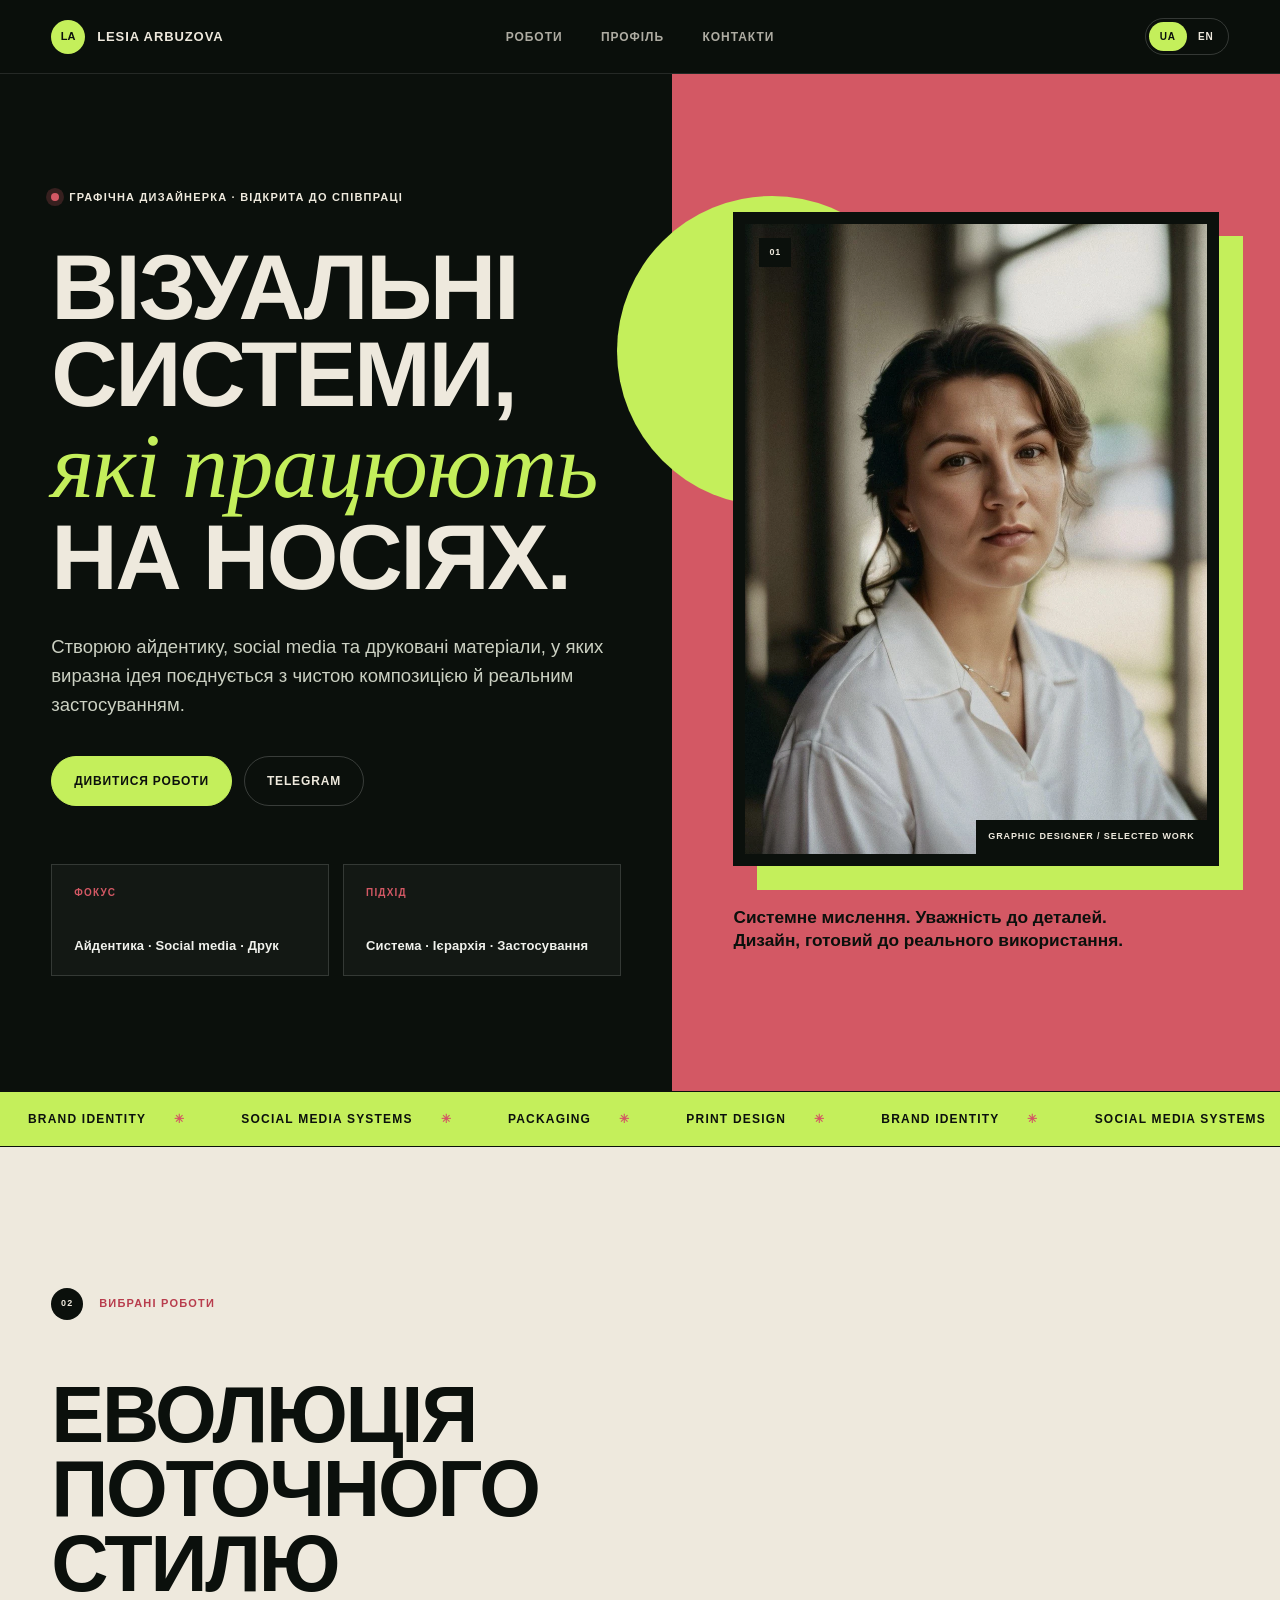
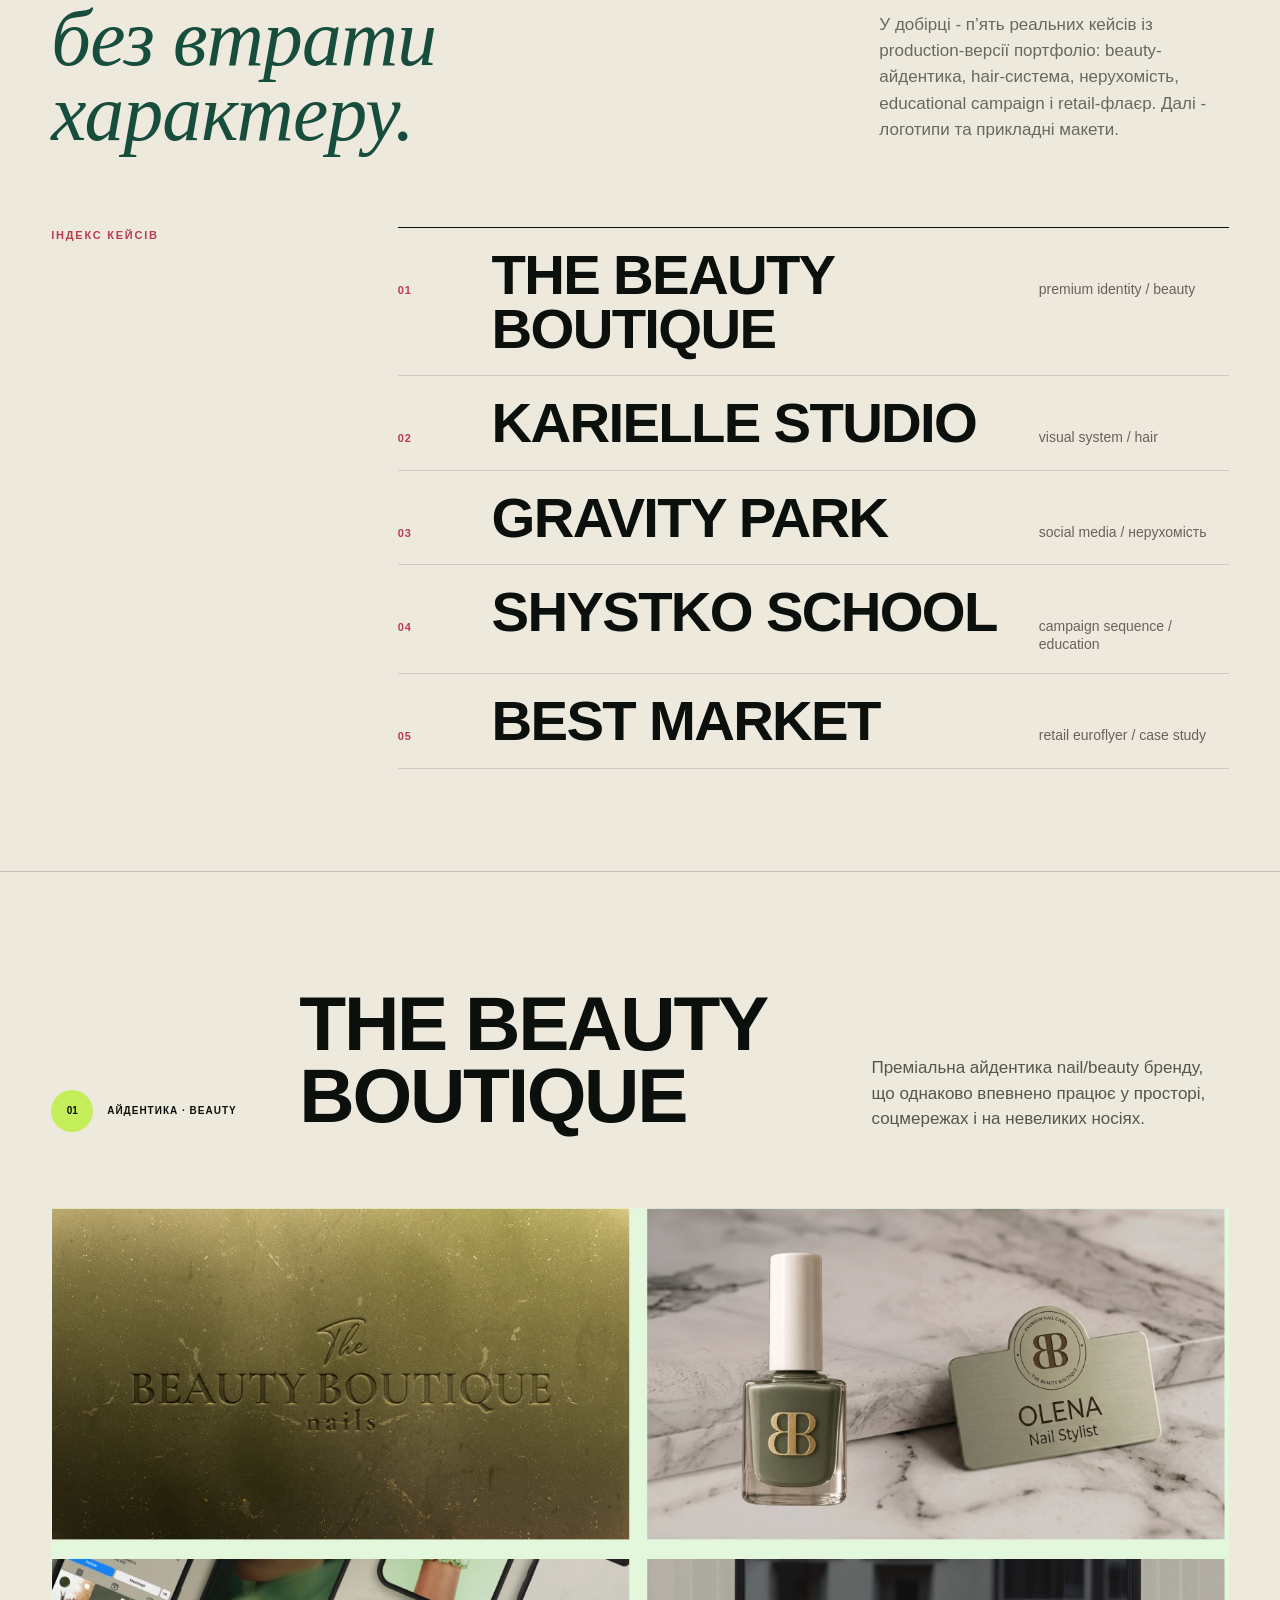
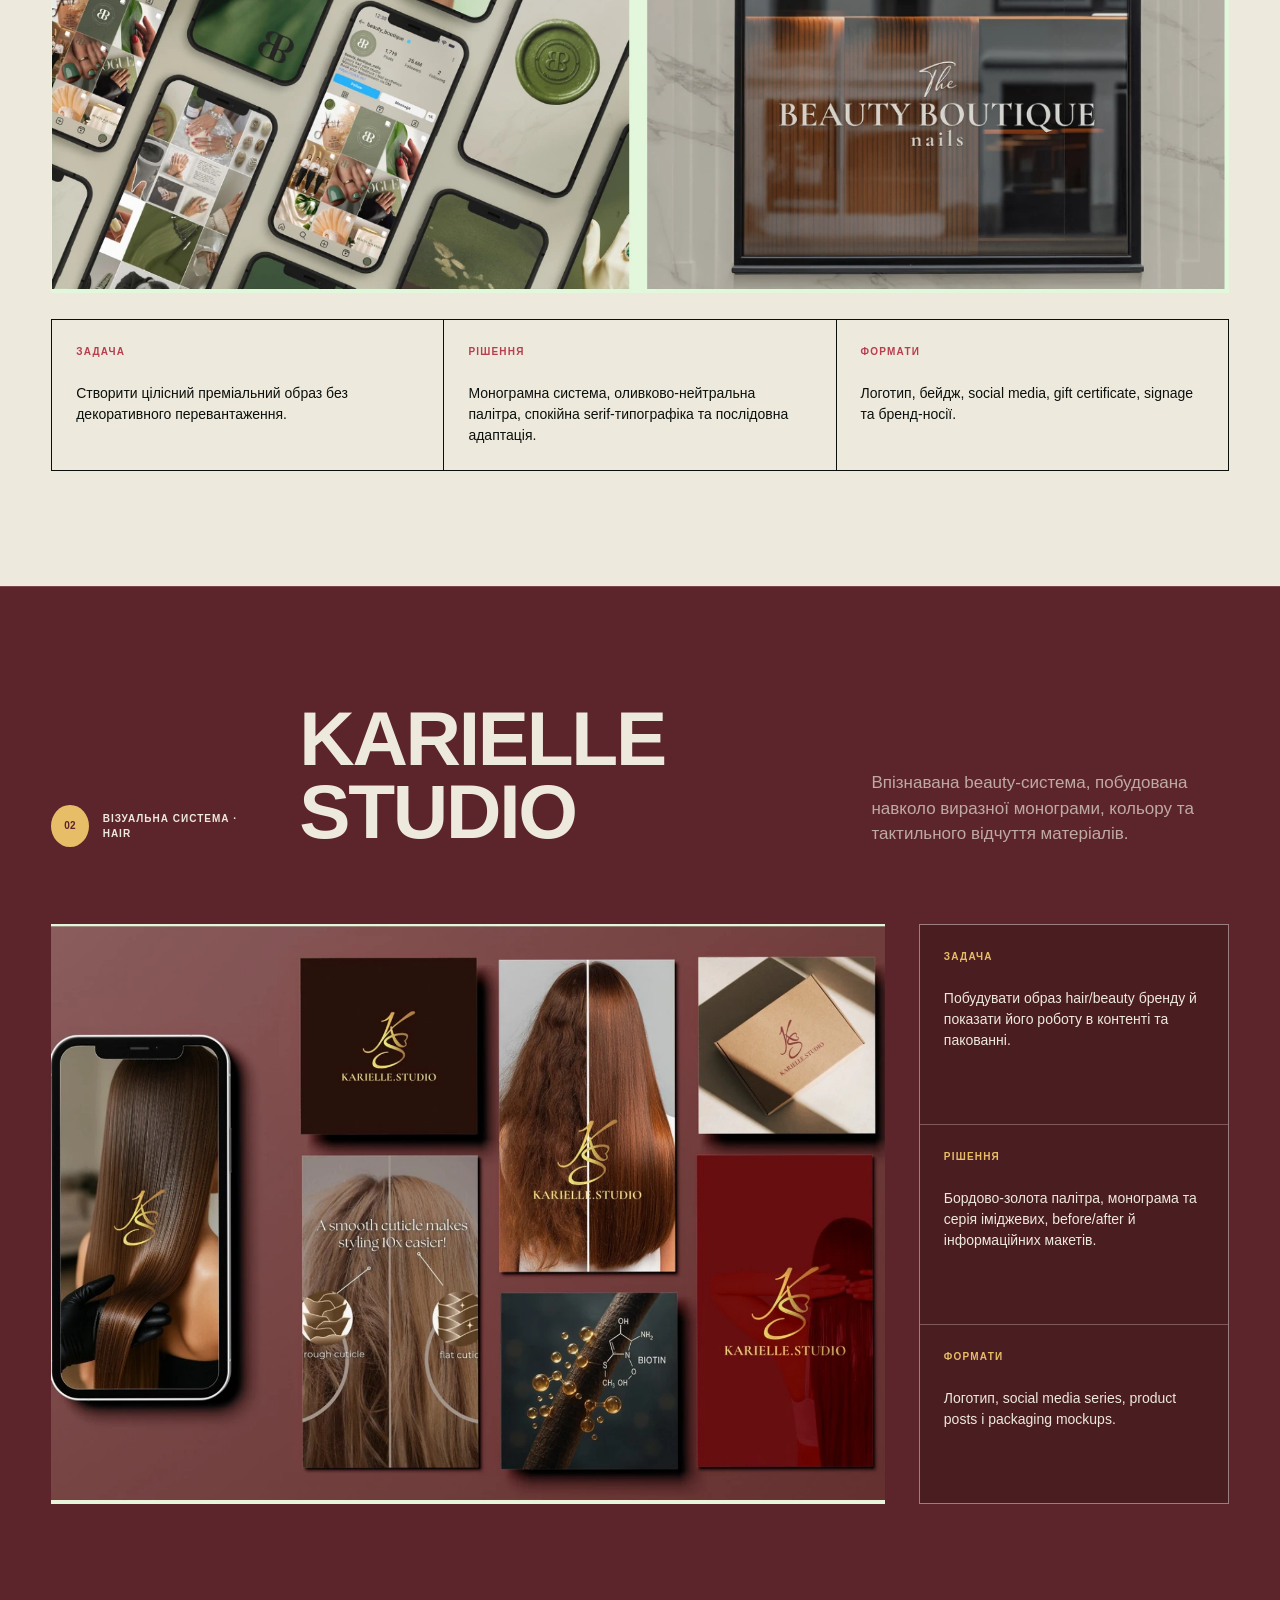
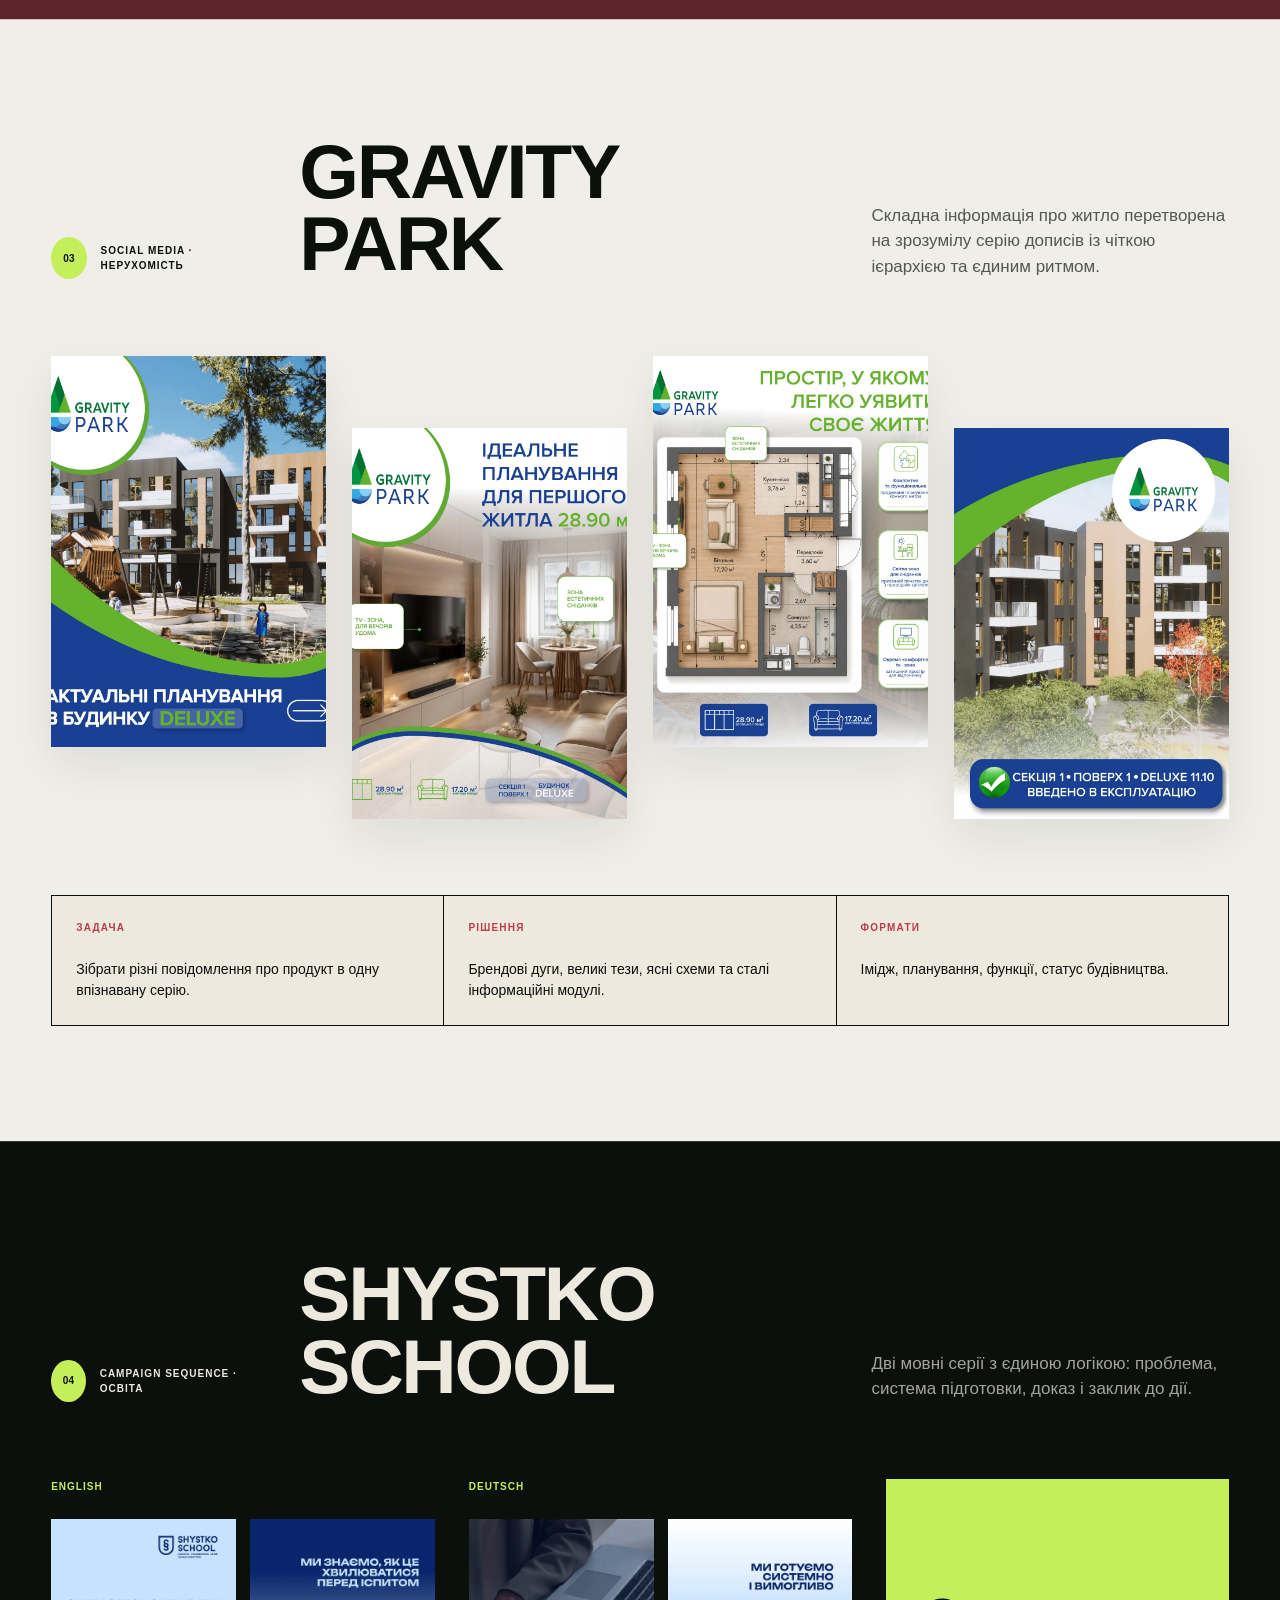
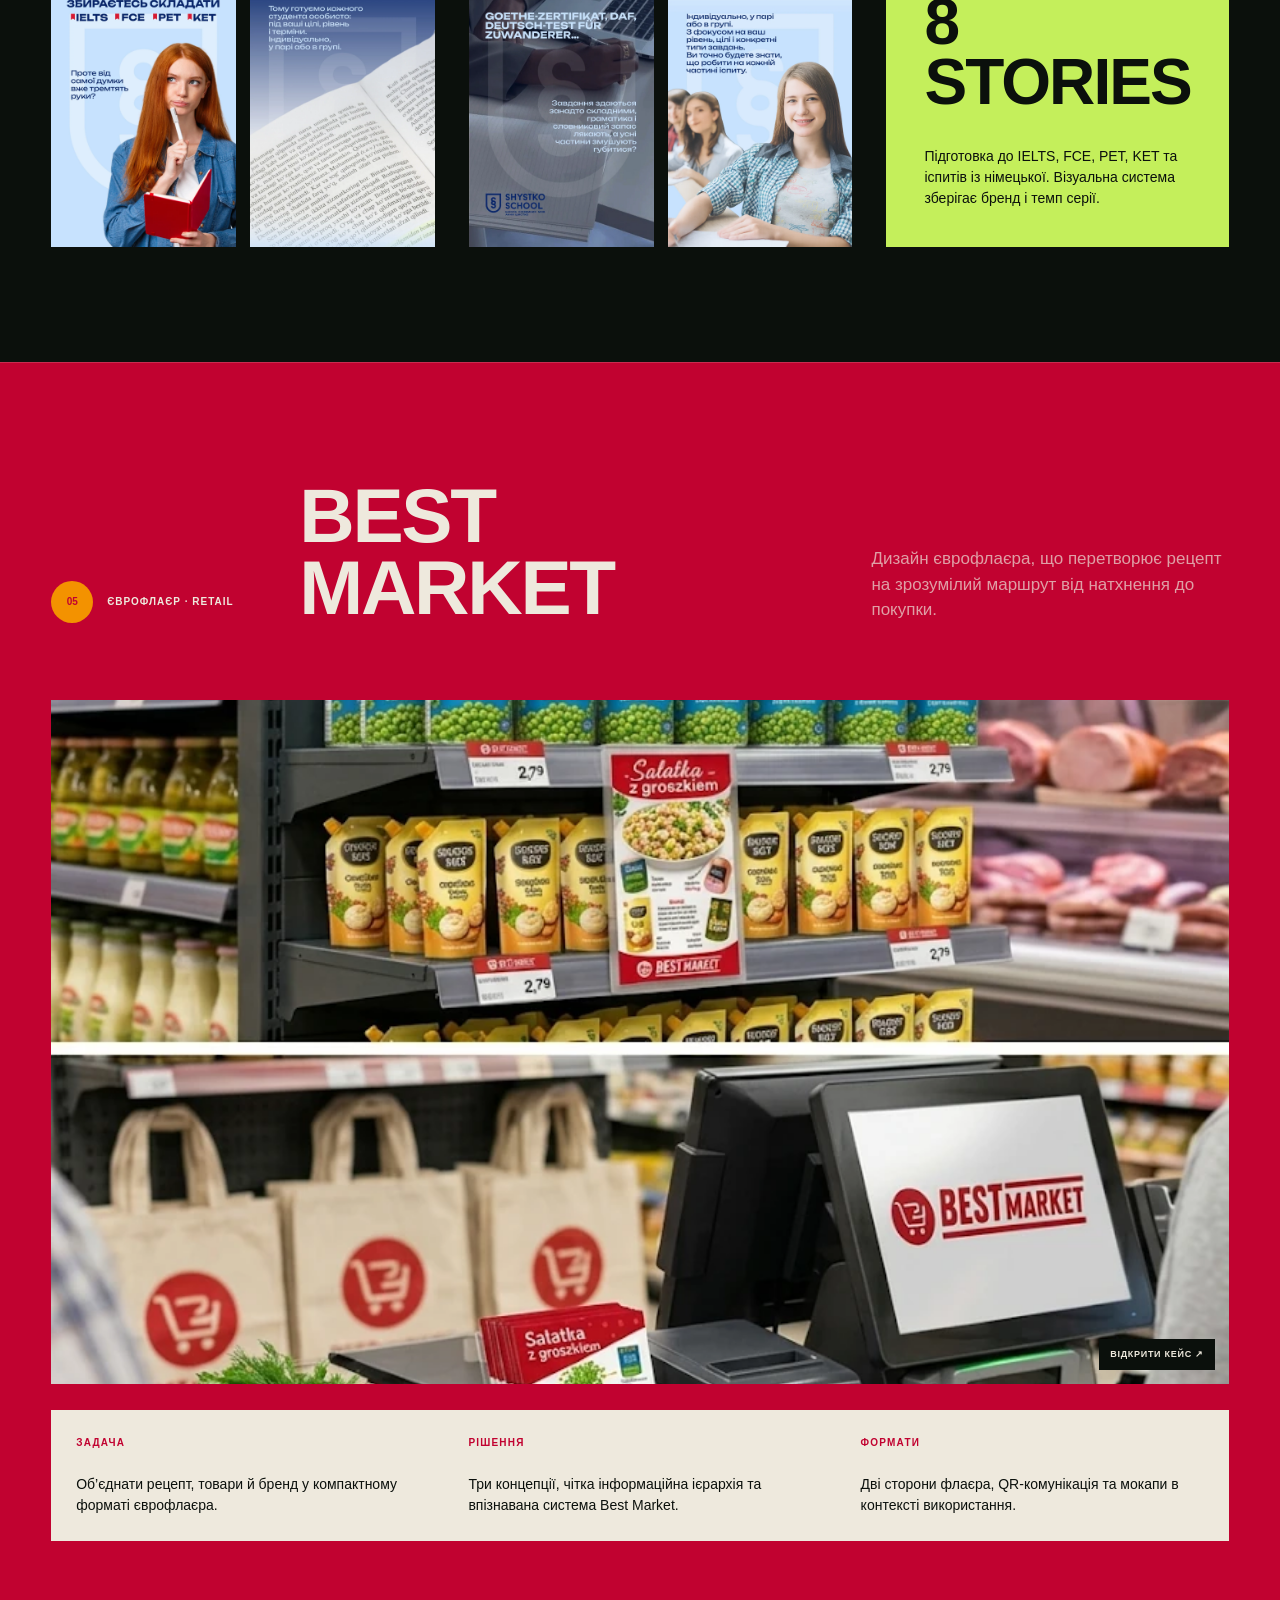
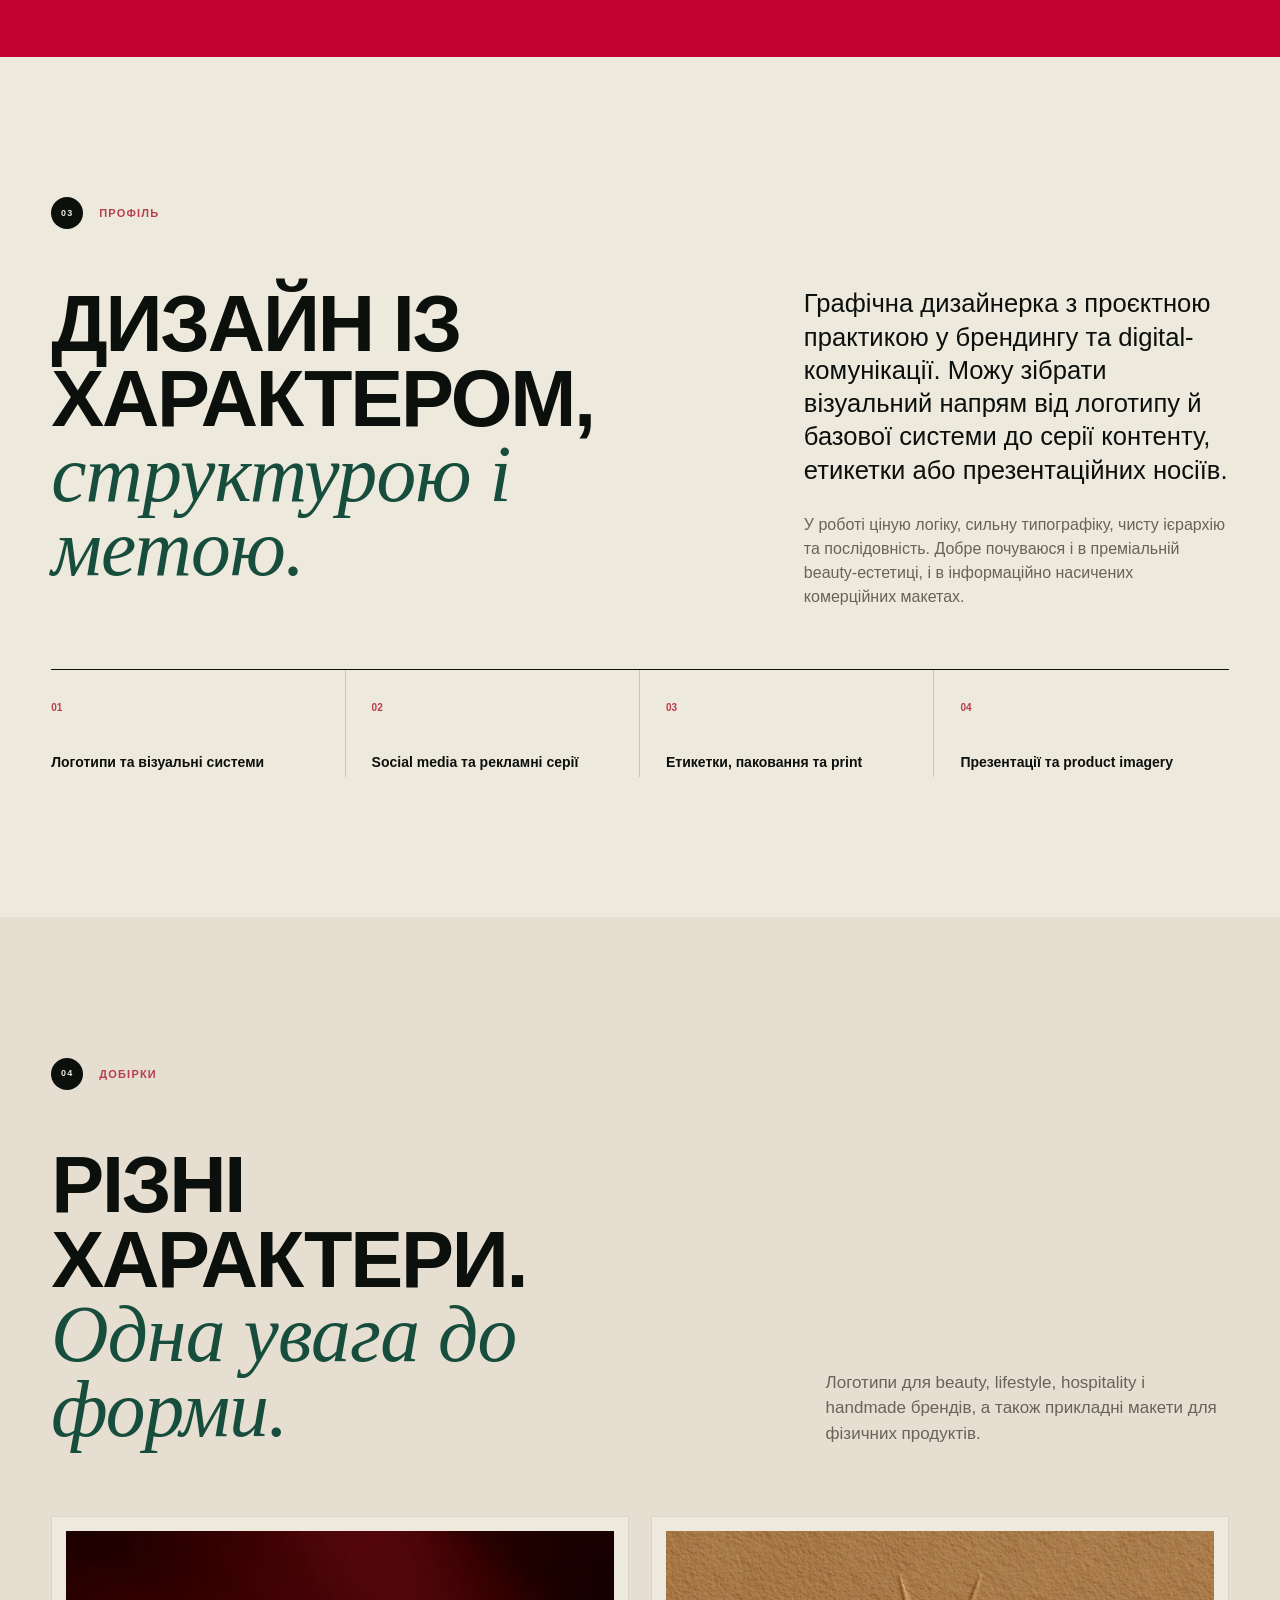
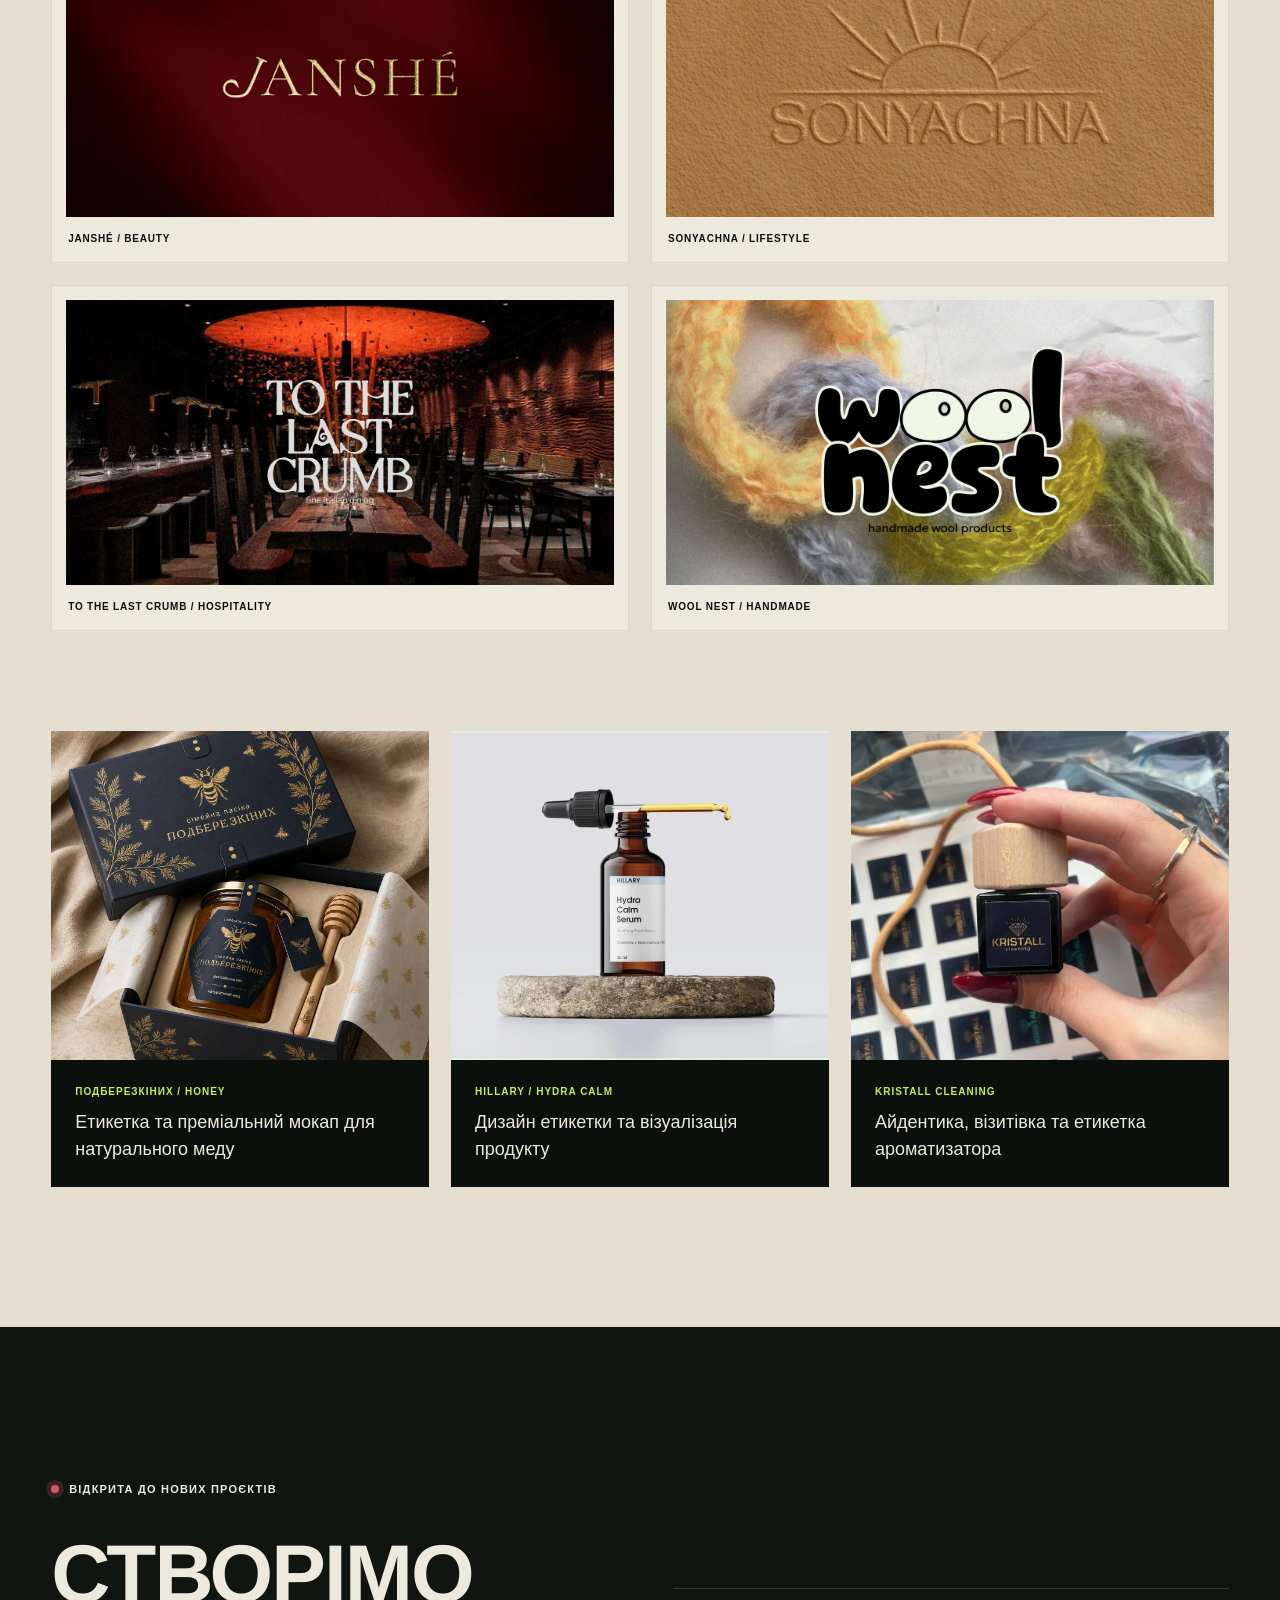
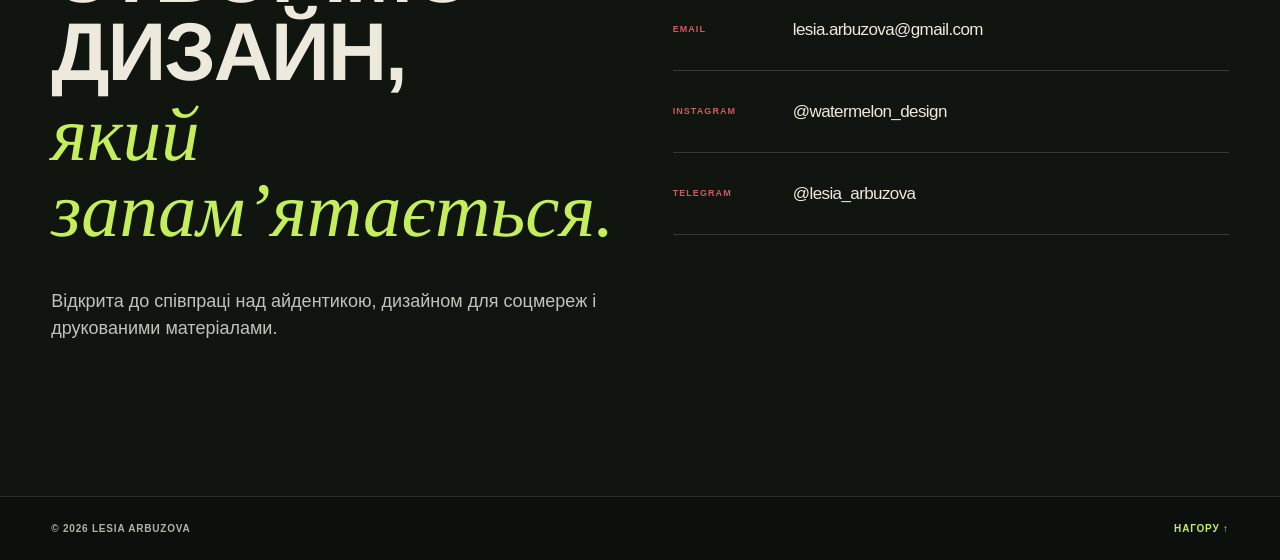
<file: index.html>
<!doctype html>
<html lang="uk" class="no-js">
<head>
  <meta charset="utf-8">
  <meta name="viewport" content="width=device-width, initial-scale=1">
  <meta name="theme-color" content="#0b100c">
  <meta name="description" content="Портфоліо графічної дизайнерки Лесі Арбузової: айдентика, social media, паковання та друкований дизайн.">
  <link rel="icon" href="assets/favicon.svg?v=concept-c-v10" type="image/svg+xml">
  <link rel="canonical" href="https://lesia-arbuzova.github.io/watermelon-design-portfolio/">
  <meta property="og:type" content="website">
  <meta property="og:locale" content="uk_UA">
  <meta property="og:title" content="Lesia Arbuzova - Graphic Designer">
  <meta property="og:description" content="Портфоліо графічної дизайнерки Лесі Арбузової: айдентика, social media, паковання та друкований дизайн.">
  <meta property="og:url" content="https://lesia-arbuzova.github.io/watermelon-design-portfolio/">
  <meta property="og:image" content="https://lesia-arbuzova.github.io/watermelon-design-portfolio/assets/beauty-system.webp">
  <meta property="og:image:width" content="1703">
  <meta property="og:image:height" content="988">
  <meta name="twitter:card" content="summary_large_image">
  <meta name="twitter:title" content="Lesia Arbuzova - Graphic Designer">
  <meta name="twitter:description" content="Портфоліо графічної дизайнерки Лесі Арбузової: айдентика, social media, паковання та друкований дизайн.">
  <meta name="twitter:image" content="https://lesia-arbuzova.github.io/watermelon-design-portfolio/assets/beauty-system.webp">
  <title>Lesia Arbuzova - Graphic Designer</title>
  <script>document.documentElement.classList.replace("no-js", "js");</script>
  <script type="application/ld+json">
    {
      "@context": "https://schema.org",
      "@type": "Person",
      "name": "Lesia Arbuzova",
      "jobTitle": "Graphic Designer",
      "url": "https://lesia-arbuzova.github.io/watermelon-design-portfolio/",
      "email": "mailto:lesia.arbuzova@gmail.com",
      "sameAs": ["https://www.instagram.com/watermelon_design/", "https://t.me/lesia_arbuzova"],
      "knowsAbout": ["Brand identity", "Social media design", "Packaging design", "Print design"]
    }
  </script>
  <link rel="stylesheet" href="styles.css?v=concept-c-v10">
  <noscript><style>.reveal{opacity:1!important;transform:none!important}</style></noscript>
  <script src="script.js?v=concept-c-v10" defer></script>
</head>
<body>
  <a class="skip-link" href="#content" data-i18n="access.skip">Перейти до змісту</a>

  <header class="site-header" aria-label="Primary navigation">
    <a class="brand" href="#top" aria-label="Lesia Arbuzova, home">
      <span class="brand-mark">LA</span>
      <span class="brand-name">Lesia Arbuzova</span>
    </a>
    <nav class="nav-links" aria-label="Portfolio sections">
      <a href="#work" data-i18n="nav.work">Роботи</a>
      <a href="#profile" data-i18n="nav.profile">Профіль</a>
      <a href="#contact" data-i18n="nav.contact">Контакти</a>
    </nav>
    <div class="header-actions">
      <div class="language-switcher" role="group" aria-label="Language">
        <button type="button" data-language="uk" aria-pressed="true">UA</button>
        <button type="button" data-language="en" aria-pressed="false">EN</button>
      </div>
    </div>
  </header>

  <main id="content">
    <section class="hero" id="top">
      <div class="hero-copy reveal">
        <p class="eyebrow"><span class="status-dot"></span><span data-i18n="hero.eyebrow">Графічна дизайнерка · відкрита до співпраці</span></p>
        <h1 data-i18n-html="hero.title">Візуальні<br>системи,<br><em>які працюють</em> на носіях.</h1>
        <p class="hero-lead" data-i18n="hero.lead">Створюю айдентику, social media та друковані матеріали, у яких виразна ідея поєднується з чистою композицією й реальним застосуванням.</p>
        <div class="hero-actions">
          <a class="button button-primary" href="#work" data-i18n="hero.ctaWork">Дивитися роботи</a>
          <a class="button button-quiet" href="https://t.me/lesia_arbuzova" target="_blank" rel="noreferrer" data-i18n="hero.ctaContact">Telegram</a>
        </div>
        <dl class="hero-facts">
          <div><dt data-i18n="hero.focusLabel">Фокус</dt><dd data-i18n="hero.focusValue">Айдентика · Social media · Друк</dd></div>
          <div><dt data-i18n="hero.toolsLabel">Підхід</dt><dd data-i18n="hero.toolsValue">Система · Ієрархія · Застосування</dd></div>
        </dl>
      </div>
      <div class="hero-visual reveal">
        <div class="portrait-frame">
          <img src="assets/portrait.webp" alt="Портрет Лесі Арбузової" data-alt-key="alt.portrait">
          <span class="portrait-index">01</span>
          <span class="portrait-caption" data-i18n="hero.caption">Graphic designer / selected work</span>
        </div>
        <p class="hero-note" data-i18n="hero.note">Системне мислення. Уважність до деталей. Дизайн, готовий до реального використання.</p>
      </div>
    </section>

    <div class="ticker" aria-hidden="true">
      <div class="ticker-track">
        <span>Brand identity</span><span>Social media systems</span><span>Packaging</span><span>Print design</span>
        <span>Brand identity</span><span>Social media systems</span><span>Packaging</span><span>Print design</span>
      </div>
    </div>

    <section class="work-intro section" id="work">
      <div class="section-kicker reveal"><span>02</span><span data-i18n="work.kicker">Вибрані роботи</span></div>
      <div class="work-heading reveal">
        <h2 class="section-title" data-i18n-html="work.title">Еволюція поточного стилю<br><em>без втрати характеру.</em></h2>
        <p data-i18n="work.intro">У добірці - п’ять реальних кейсів із production-версії портфоліо: beauty-айдентика, hair-система, нерухомість, educational campaign і retail-флаєр. Далі - логотипи та прикладні макети.</p>
      </div>
    </section>

    <section class="project-index" aria-label="Project index">
      <div class="project-index-label reveal" data-i18n="projectIndex.kicker">Індекс кейсів</div>
      <div class="project-index-list reveal">
        <a href="#beauty"><span>01</span><strong>The Beauty Boutique</strong><em data-i18n="projectIndex.beauty">premium identity / beauty</em></a>
        <a href="#karielle"><span>02</span><strong>Karielle Studio</strong><em data-i18n="projectIndex.karielle">visual system / hair</em></a>
        <a href="#gravity"><span>03</span><strong>Gravity Park</strong><em data-i18n="projectIndex.gravity">social media / нерухомість</em></a>
        <a href="#school"><span>04</span><strong>Shystko School</strong><em data-i18n="projectIndex.school">campaign sequence / education</em></a>
        <a href="#bestmarket"><span>05</span><strong>Best Market</strong><em data-i18n="projectIndex.bestmarket">retail euroflyer / case study</em></a>
      </div>
    </section>

    <article class="case case-beauty" id="beauty">
      <header class="case-header reveal">
        <div><span class="case-number">01</span><p class="case-type" data-i18n="beauty.type">Айдентика · Beauty</p></div>
        <h2>The Beauty Boutique</h2>
        <p class="case-summary" data-i18n="beauty.summary">Преміальна айдентика nail/beauty бренду, що однаково впевнено працює у просторі, соцмережах і на невеликих носіях.</p>
      </header>
      <button class="case-media media-wide reveal" type="button" data-lightbox>
        <img src="assets/beauty-system.webp" alt="Система айдентики The Beauty Boutique" data-alt-key="alt.beauty" loading="lazy">
        <span class="view-label" data-i18n="access.view">Переглянути</span>
      </button>
      <div class="case-notes reveal">
        <div><h3 data-i18n="labels.task">Задача</h3><p data-i18n="beauty.task">Створити цілісний преміальний образ без декоративного перевантаження.</p></div>
        <div><h3 data-i18n="labels.solution">Рішення</h3><p data-i18n="beauty.solution">Монограмна система, оливково-нейтральна палітра, спокійна serif-типографіка та послідовна адаптація.</p></div>
        <div><h3 data-i18n="labels.formats">Формати</h3><p data-i18n="beauty.formats">Логотип, бейдж, social media, gift certificate, signage та бренд-носії.</p></div>
      </div>
    </article>

    <article class="case case-karielle" id="karielle">
      <header class="case-header reveal">
        <div><span class="case-number">02</span><p class="case-type" data-i18n="karielle.type">Візуальна система · Hair</p></div>
        <h2>Karielle Studio</h2>
        <p class="case-summary" data-i18n="karielle.summary">Впізнавана beauty-система, побудована навколо виразної монограми, кольору та тактильного відчуття матеріалів.</p>
      </header>
      <div class="karielle-layout">
        <button class="case-media reveal" type="button" data-lightbox>
          <img src="assets/karielle-system.webp" alt="Візуальна система Karielle Studio" data-alt-key="alt.karielle" loading="lazy">
          <span class="view-label" data-i18n="access.view">Переглянути</span>
        </button>
        <div class="case-notes vertical reveal">
          <div><h3 data-i18n="labels.task">Задача</h3><p data-i18n="karielle.task">Побудувати образ hair/beauty бренду й показати його роботу в контенті та пакованні.</p></div>
          <div><h3 data-i18n="labels.solution">Рішення</h3><p data-i18n="karielle.solution">Бордово-золота палітра, монограма та серія іміджевих, before/after й інформаційних макетів.</p></div>
          <div><h3 data-i18n="labels.formats">Формати</h3><p data-i18n="karielle.formats">Логотип, social media series, product posts і packaging mockups.</p></div>
        </div>
      </div>
    </article>

    <article class="case case-gravity" id="gravity">
      <header class="case-header reveal">
        <div><span class="case-number">03</span><p class="case-type" data-i18n="gravity.type">Social media · Real estate</p></div>
        <h2>Gravity Park</h2>
        <p class="case-summary" data-i18n="gravity.summary">Складна інформація про житло перетворена на зрозумілу серію дописів із чіткою ієрархією та єдиним ритмом.</p>
      </header>
      <div class="gravity-gallery reveal">
        <button class="case-media tall" type="button" data-lightbox><img src="assets/gravity-01.webp" alt="Пост Gravity Park про планування будинку" data-alt-key="alt.gravity1" loading="lazy"><span class="view-label" data-i18n="access.view">Переглянути</span></button>
        <button class="case-media tall offset" type="button" data-lightbox><img src="assets/gravity-02.webp" alt="Пост Gravity Park про планування квартири" data-alt-key="alt.gravity2" loading="lazy"><span class="view-label" data-i18n="access.view">Переглянути</span></button>
        <button class="case-media tall" type="button" data-lightbox><img src="assets/gravity-03.webp" alt="Пост Gravity Park з планом квартири" data-alt-key="alt.gravity3" loading="lazy"><span class="view-label" data-i18n="access.view">Переглянути</span></button>
        <button class="case-media tall offset" type="button" data-lightbox><img src="assets/gravity-04.webp" alt="Іміджевий пост Gravity Park" data-alt-key="alt.gravity4" loading="lazy"><span class="view-label" data-i18n="access.view">Переглянути</span></button>
      </div>
      <div class="case-notes reveal">
        <div><h3 data-i18n="labels.task">Задача</h3><p data-i18n="gravity.task">Зібрати різні повідомлення про продукт в одну впізнавану серію.</p></div>
        <div><h3 data-i18n="labels.solution">Рішення</h3><p data-i18n="gravity.solution">Брендові дуги, великі тези, ясні схеми та сталі інформаційні модулі.</p></div>
        <div><h3 data-i18n="labels.formats">Формати</h3><p data-i18n="gravity.formats">Імідж, планування, функції, статус будівництва.</p></div>
      </div>
    </article>

    <article class="case case-school" id="school">
      <header class="case-header reveal">
        <div><span class="case-number">04</span><p class="case-type" data-i18n="school.type">Campaign sequence · Education</p></div>
        <h2>Shystko School</h2>
        <p class="case-summary" data-i18n="school.summary">Дві мовні серії з єдиною логікою: проблема, система підготовки, доказ і заклик до дії.</p>
      </header>
      <div class="school-gallery reveal">
        <div class="story-group"><span>English</span><button class="case-media phone" type="button" data-lightbox><img src="assets/school-en-01.webp" alt="Англомовна сторіс Shystko School" data-alt-key="alt.schoolEn1" loading="lazy"><span class="view-label" data-i18n="access.view">Переглянути</span></button><button class="case-media phone" type="button" data-lightbox><img src="assets/school-en-02.webp" alt="Англомовна сторіс Shystko School" data-alt-key="alt.schoolEn2" loading="lazy"><span class="view-label" data-i18n="access.view">Переглянути</span></button></div>
        <div class="story-group"><span>Deutsch</span><button class="case-media phone" type="button" data-lightbox><img src="assets/school-de-01.webp" alt="Німецькомовна сторіс Shystko School" data-alt-key="alt.schoolDe1" loading="lazy"><span class="view-label" data-i18n="access.view">Переглянути</span></button><button class="case-media phone" type="button" data-lightbox><img src="assets/school-de-02.webp" alt="Німецькомовна сторіс Shystko School" data-alt-key="alt.schoolDe2" loading="lazy"><span class="view-label" data-i18n="access.view">Переглянути</span></button></div>
        <aside class="school-note"><strong>8 stories</strong><p data-i18n="school.note">Підготовка до IELTS, FCE, PET, KET та іспитів із німецької. Візуальна система зберігає бренд і темп серії.</p></aside>
      </div>
    </article>

    <article class="case case-bestmarket" id="bestmarket">
      <header class="case-header reveal">
        <div><span class="case-number">05</span><p class="case-type" data-i18n="bestmarket.type">Єврофлаєр · Retail</p></div>
        <h2>Best Market</h2>
        <p class="case-summary" data-i18n="bestmarket.summary">Дизайн єврофлаєра, що перетворює рецепт на зрозумілий маршрут від натхнення до покупки.</p>
      </header>
      <a class="case-media media-wide bestmarket-link reveal" href="projects/bestmarket/" aria-label="Відкрити повний кейс Best Market" data-i18n-aria-label="bestmarket.aria">
        <img src="projects/bestmarket/assets/mockup-retail.webp" alt="Флаєр Best Market у торговому просторі" data-alt-key="alt.bestmarket" loading="lazy">
        <span class="view-label" data-i18n="bestmarket.cta">Відкрити кейс ↗</span>
      </a>
      <div class="case-notes reveal">
        <div><h3 data-i18n="labels.task">Задача</h3><p data-i18n="bestmarket.task">Об’єднати рецепт, товари й бренд у компактному форматі єврофлаєра.</p></div>
        <div><h3 data-i18n="labels.solution">Рішення</h3><p data-i18n="bestmarket.solution">Три концепції, чітка інформаційна ієрархія та впізнавана система Best Market.</p></div>
        <div><h3 data-i18n="labels.formats">Формати</h3><p data-i18n="bestmarket.formats">Дві сторони флаєра, QR-комунікація та мокапи в контексті використання.</p></div>
      </div>
    </article>

    <section class="profile section" id="profile">
      <div class="section-kicker reveal"><span>03</span><span data-i18n="profile.kicker">Профіль</span></div>
      <div class="profile-grid">
        <h2 class="section-title reveal" data-i18n-html="profile.title">Дизайн із характером,<br><em>структурою і метою.</em></h2>
        <div class="profile-copy reveal">
          <p class="lead" data-i18n="profile.intro">Графічна дизайнерка з проєктною практикою у брендингу та digital-комунікації. Можу зібрати візуальний напрям від логотипу й базової системи до серії контенту, етикетки або презентаційних носіїв.</p>
          <p data-i18n="profile.detail">У роботі ціную логіку, сильну типографіку, чисту ієрархію та послідовність. Добре почуваюся і в преміальній beauty-естетиці, і в інформаційно насичених комерційних макетах.</p>
        </div>
        <div class="capability-list reveal">
          <div><span>01</span><p data-i18n="profile.skill1">Логотипи та візуальні системи</p></div>
          <div><span>02</span><p data-i18n="profile.skill2">Social media та рекламні серії</p></div>
          <div><span>03</span><p data-i18n="profile.skill3">Етикетки, паковання та print</p></div>
          <div><span>04</span><p data-i18n="profile.skill4">Презентації та product imagery</p></div>
        </div>
      </div>
    </section>

    <section class="collection section" id="collection">
      <div class="section-kicker reveal"><span>04</span><span data-i18n="collection.kicker">Добірки</span></div>
      <div class="collection-heading reveal">
        <h2 class="section-title" data-i18n-html="collection.title">Різні характери.<br><em>Одна увага до форми.</em></h2>
        <p data-i18n="collection.intro">Логотипи для beauty, lifestyle, hospitality і handmade брендів, а також прикладні макети для фізичних продуктів.</p>
      </div>
      <div class="logo-grid reveal">
        <button class="case-media logo-card" type="button" data-lightbox><img src="assets/logo-janshe.webp" alt="Логотип Janshé" loading="lazy"><span>Janshé / Beauty</span></button>
        <button class="case-media logo-card" type="button" data-lightbox><img src="assets/logo-soniachna.webp" alt="Логотип Sonyachna" loading="lazy"><span>Sonyachna / Lifestyle</span></button>
        <button class="case-media logo-card" type="button" data-lightbox><img src="assets/logo-crumb.webp" alt="Логотип To the Last Crumb" loading="lazy"><span>To the Last Crumb / Hospitality</span></button>
        <button class="case-media logo-card" type="button" data-lightbox><img src="assets/logo-wool.webp" alt="Логотип Wool Nest" loading="lazy"><span>Wool Nest / Handmade</span></button>
      </div>
      <div class="applied-grid reveal">
        <article class="applied-card applied-card--honey"><button class="case-media" type="button" data-lightbox data-gallery="assets/bdzhilka-gift-packaging-mockup.png"><img src="assets/bdzhilka-gift-packaging-mockup.png" alt="Подарунковий мокап натурального меду Подберезкіних" data-alt-key="alt.bdzhilka" loading="lazy"><span class="view-label" data-i18n="access.view">Переглянути</span></button><div><p class="case-type">Подберезкіних / Honey</p><h3 data-i18n="applied.bdzhilka">Етикетка та преміальний мокап для натурального меду</h3></div></article>
        <article class="applied-card"><button class="case-media" type="button" data-lightbox data-gallery="assets/hillary-01.webp|assets/hillary-02.webp"><img src="assets/hillary-preview.webp" alt="Два варіанти мокапу сироватки Hillary Hydra Calm" data-alt-key="alt.hillary" loading="lazy"><span class="view-label" data-i18n="access.view">Переглянути</span></button><div><p class="case-type">Hillary / Hydra Calm</p><h3 data-i18n="applied.hillary">Дизайн етикетки та візуалізація продукту</h3></div></article>
        <article class="applied-card"><button class="case-media" type="button" data-lightbox><img src="assets/kristall-photo.webp" alt="Ароматизатор KRISTALL Cleaning" data-alt-key="alt.kristall" loading="lazy"><span class="view-label" data-i18n="access.view">Переглянути</span></button><div><p class="case-type">KRISTALL Cleaning</p><h3 data-i18n="applied.kristall">Айдентика, візитівка та етикетка ароматизатора</h3></div></article>
      </div>
    </section>

    <section class="contact" id="contact">
      <div class="contact-copy reveal">
        <p class="eyebrow"><span class="status-dot"></span><span data-i18n="contact.eyebrow">Відкрита до нових проєктів</span></p>
        <h2 data-i18n-html="contact.title">Створімо дизайн,<br><em>який запам’ятається.</em></h2>
        <p data-i18n="contact.text">Відкрита до співпраці над айдентикою, дизайном для соцмереж і друкованими матеріалами.</p>
      </div>
      <div class="contact-links reveal">
        <a href="mailto:lesia.arbuzova@gmail.com"><span data-i18n="contact.emailLabel">Email</span><strong>lesia.arbuzova@gmail.com</strong></a>
        <a href="https://www.instagram.com/watermelon_design/" target="_blank" rel="noreferrer"><span data-i18n="contact.instagramLabel">Instagram</span><strong>@watermelon_design</strong></a>
        <a href="https://t.me/lesia_arbuzova" target="_blank" rel="noreferrer"><span data-i18n="contact.telegramLabel">Telegram</span><strong>@lesia_arbuzova</strong></a>
      </div>
    </section>
  </main>

  <footer><span>© 2026 Lesia Arbuzova</span><a href="#top" data-i18n="footer.top">Нагору ↑</a></footer>

  <dialog class="lightbox" aria-label="Image preview">
    <button class="lightbox-close" type="button" aria-label="Close">×</button>
    <div class="lightbox-images"></div>
    <p></p>
  </dialog>
</body>
</html>
</file>
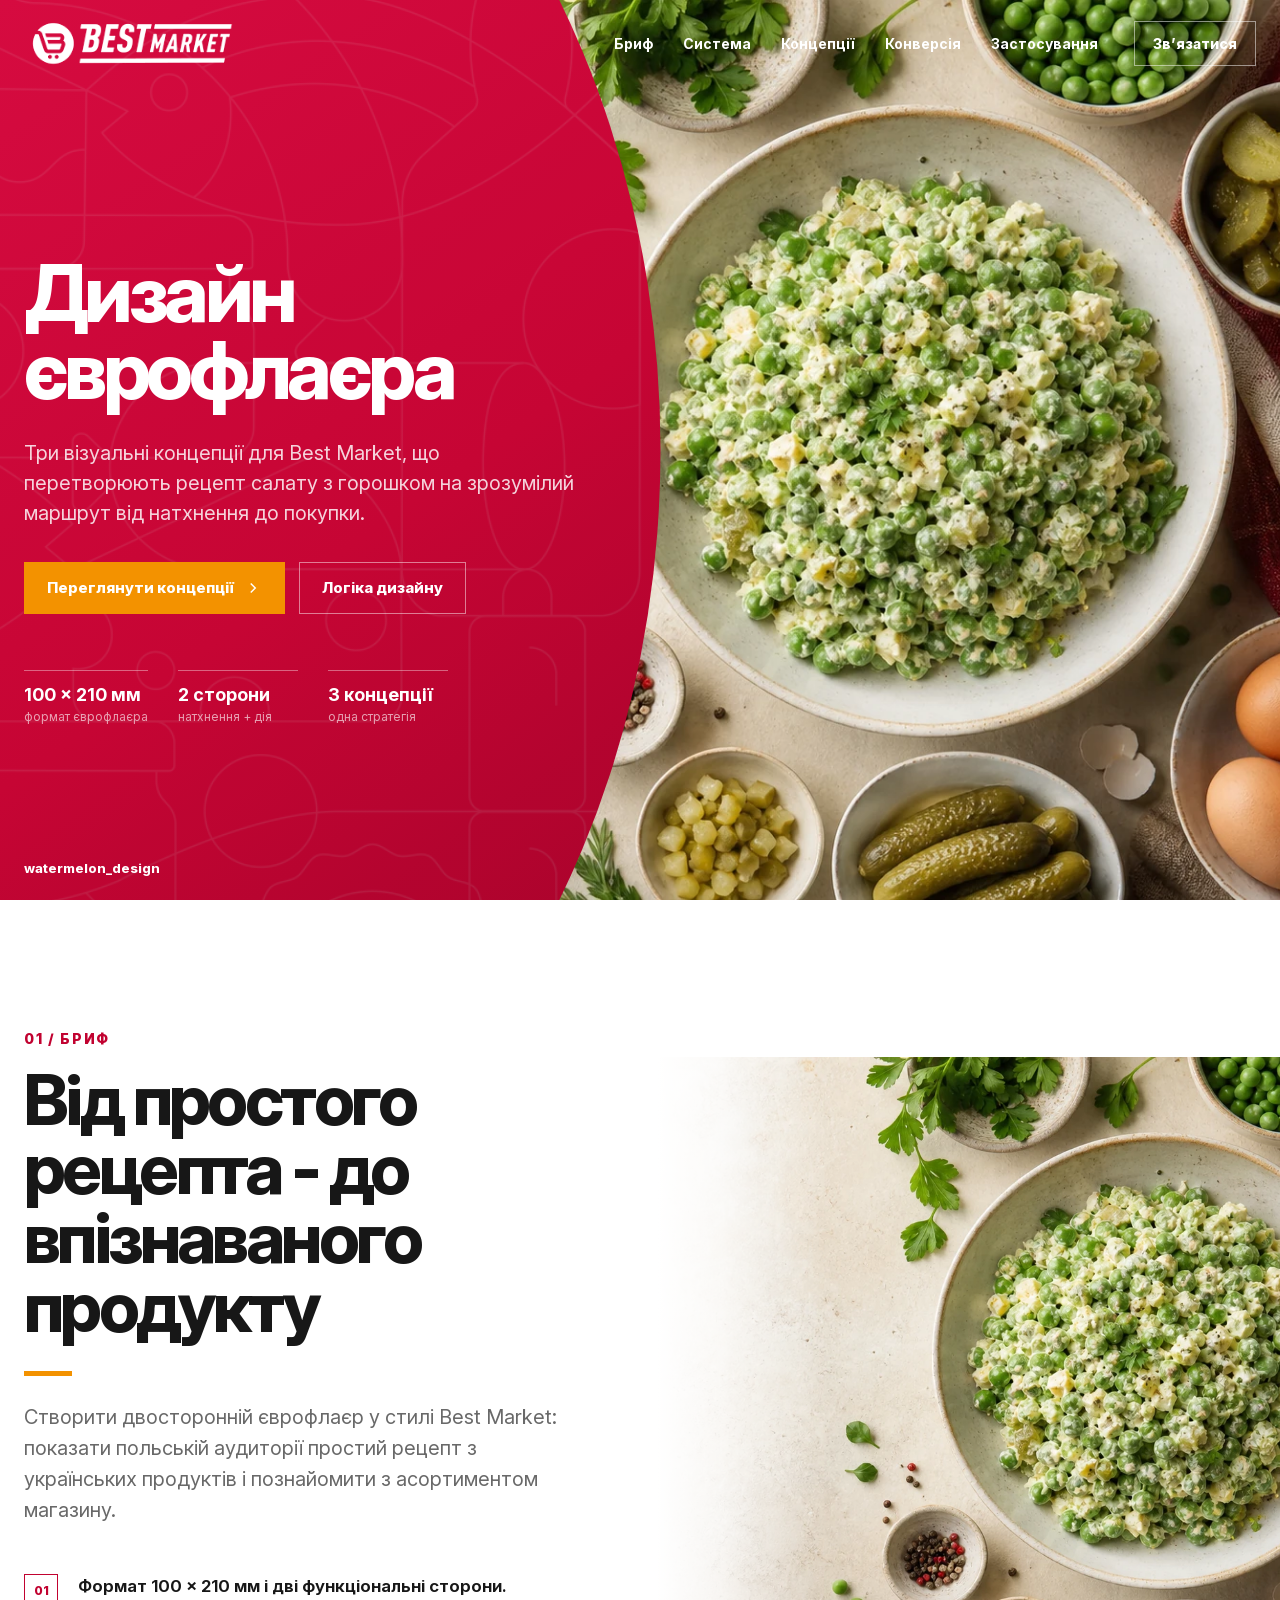
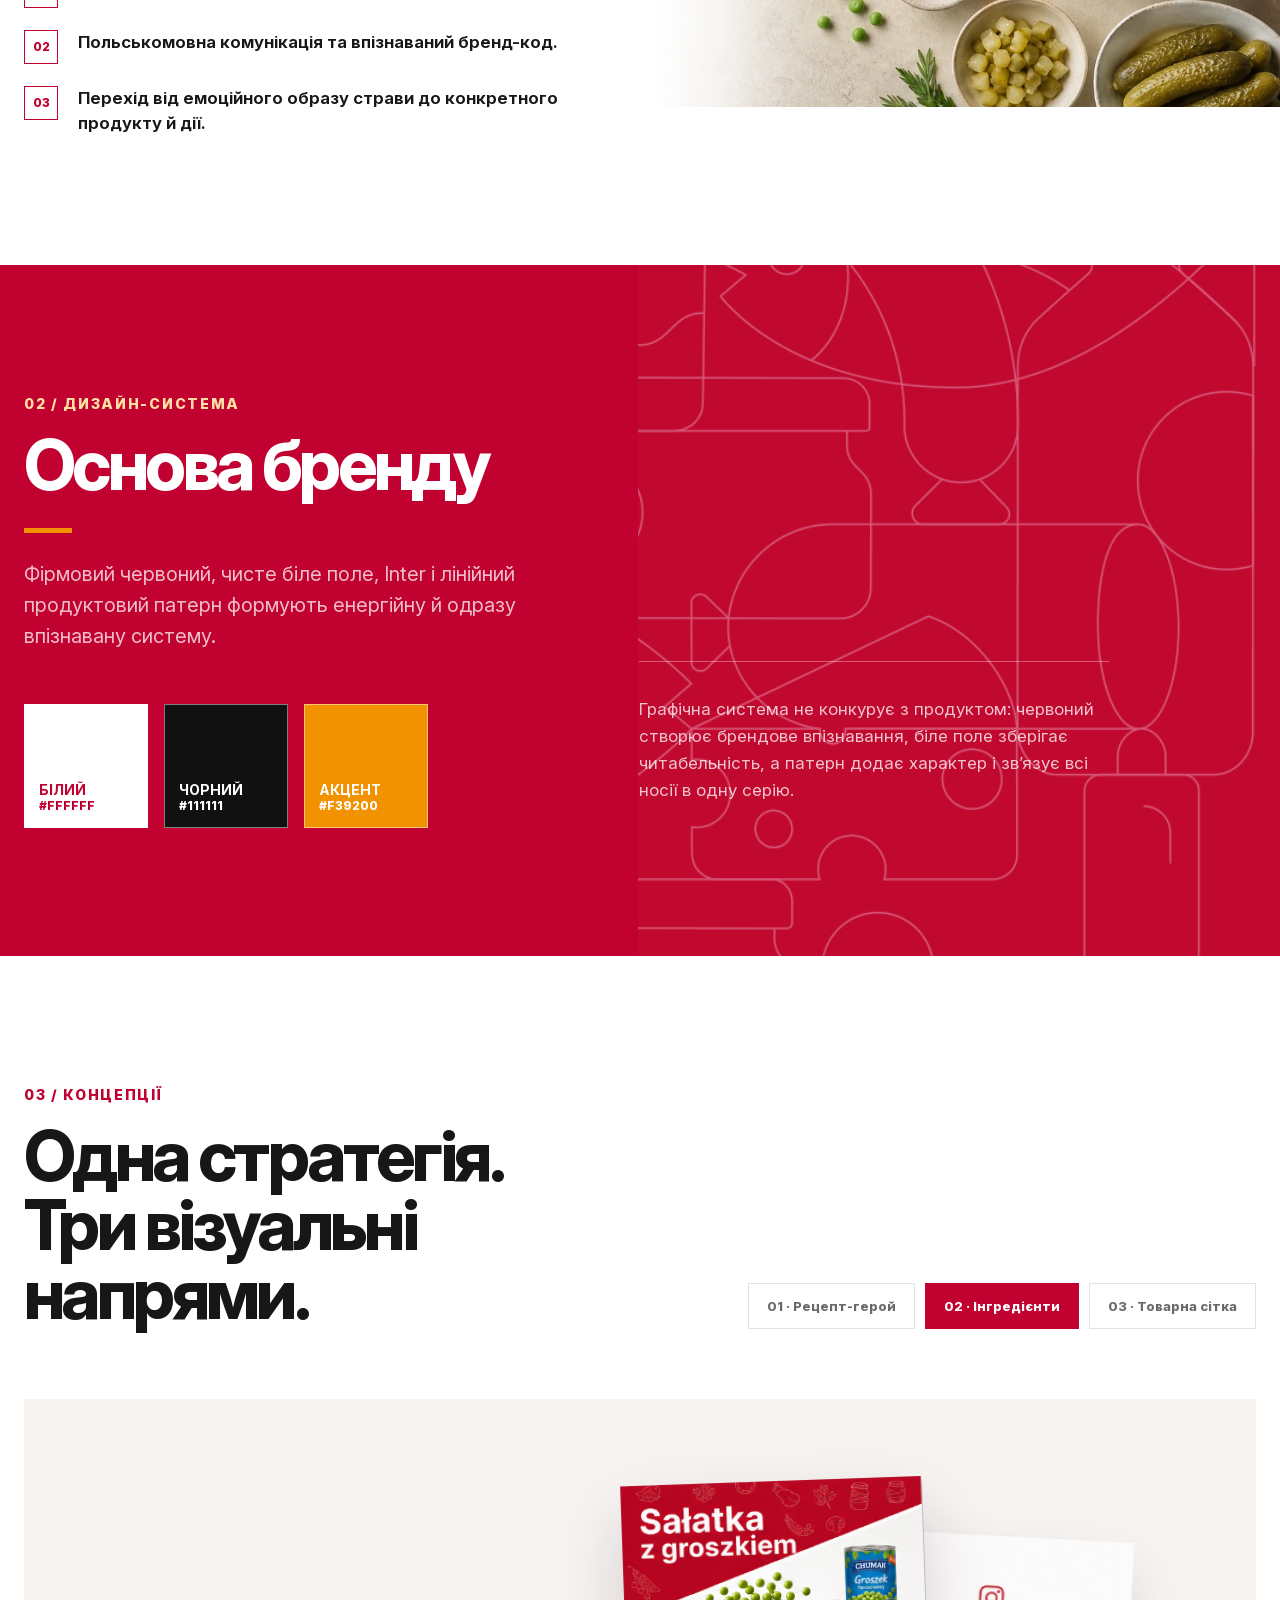
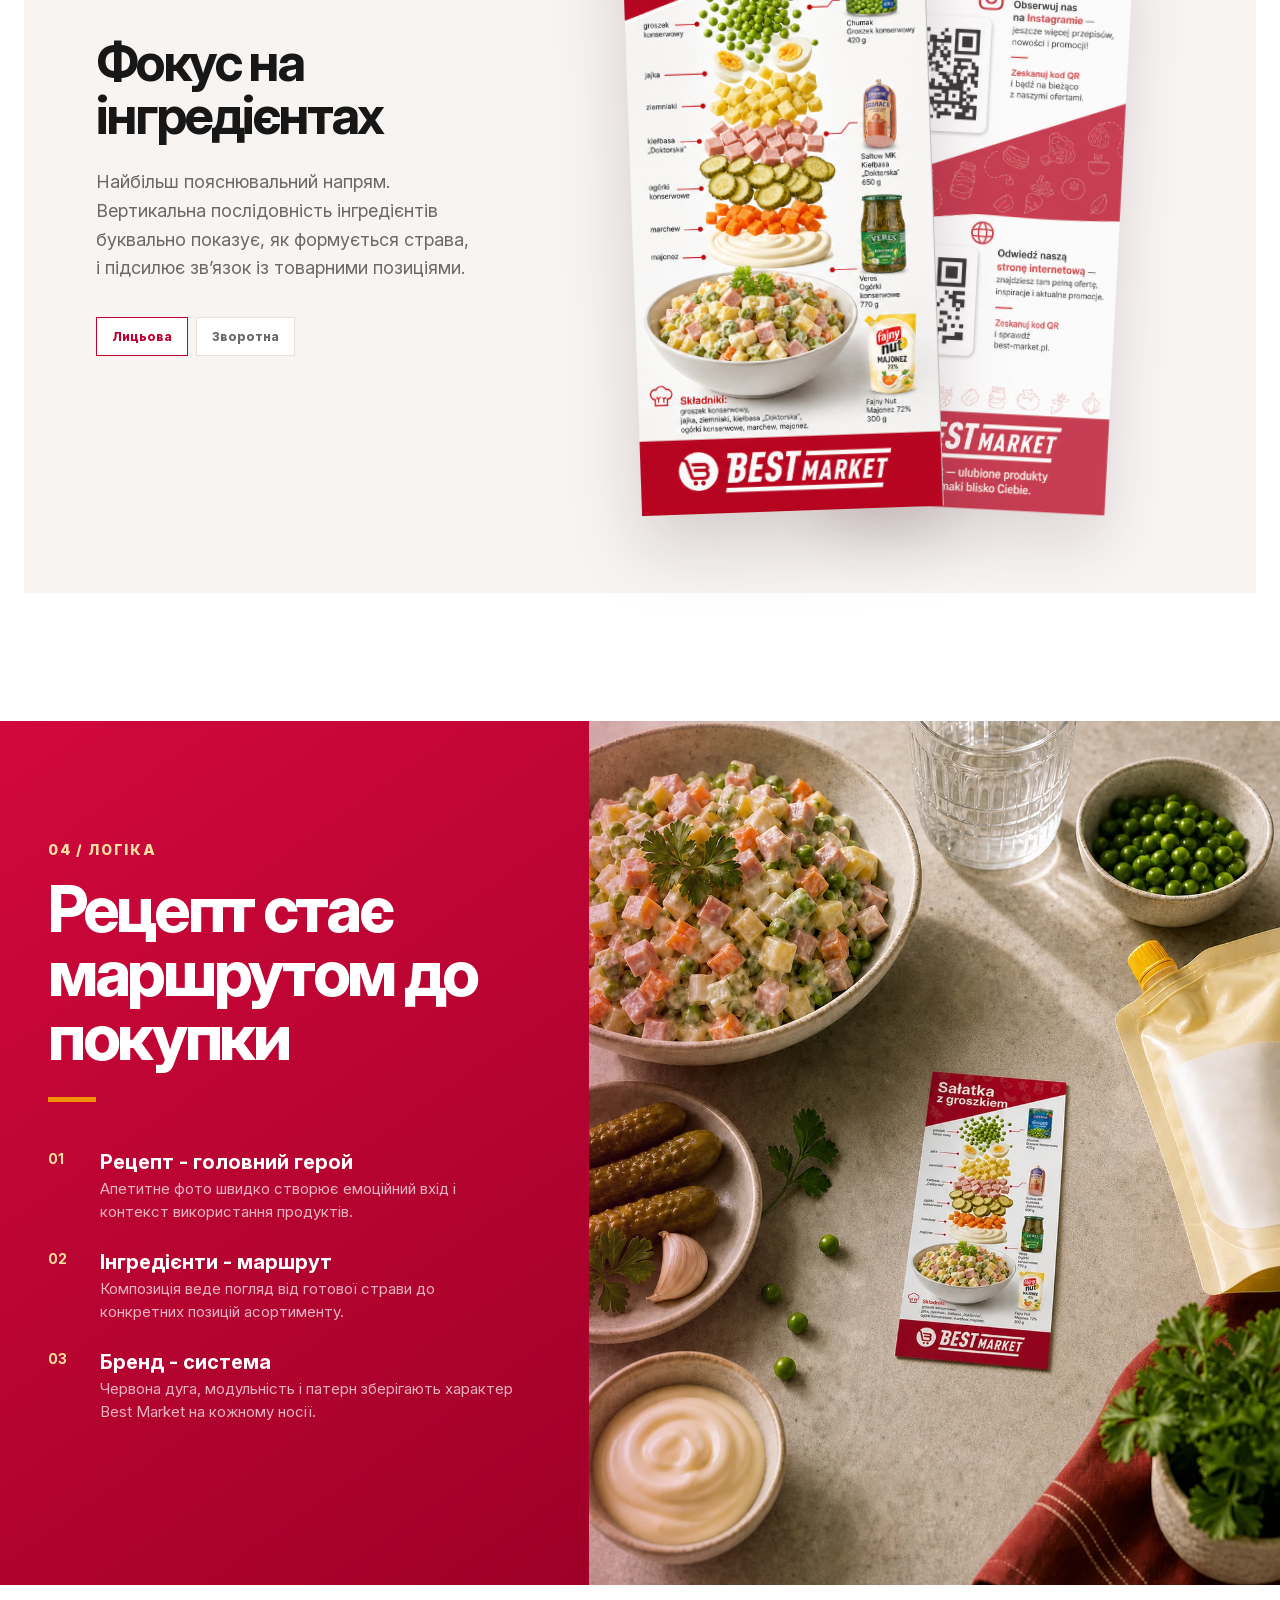
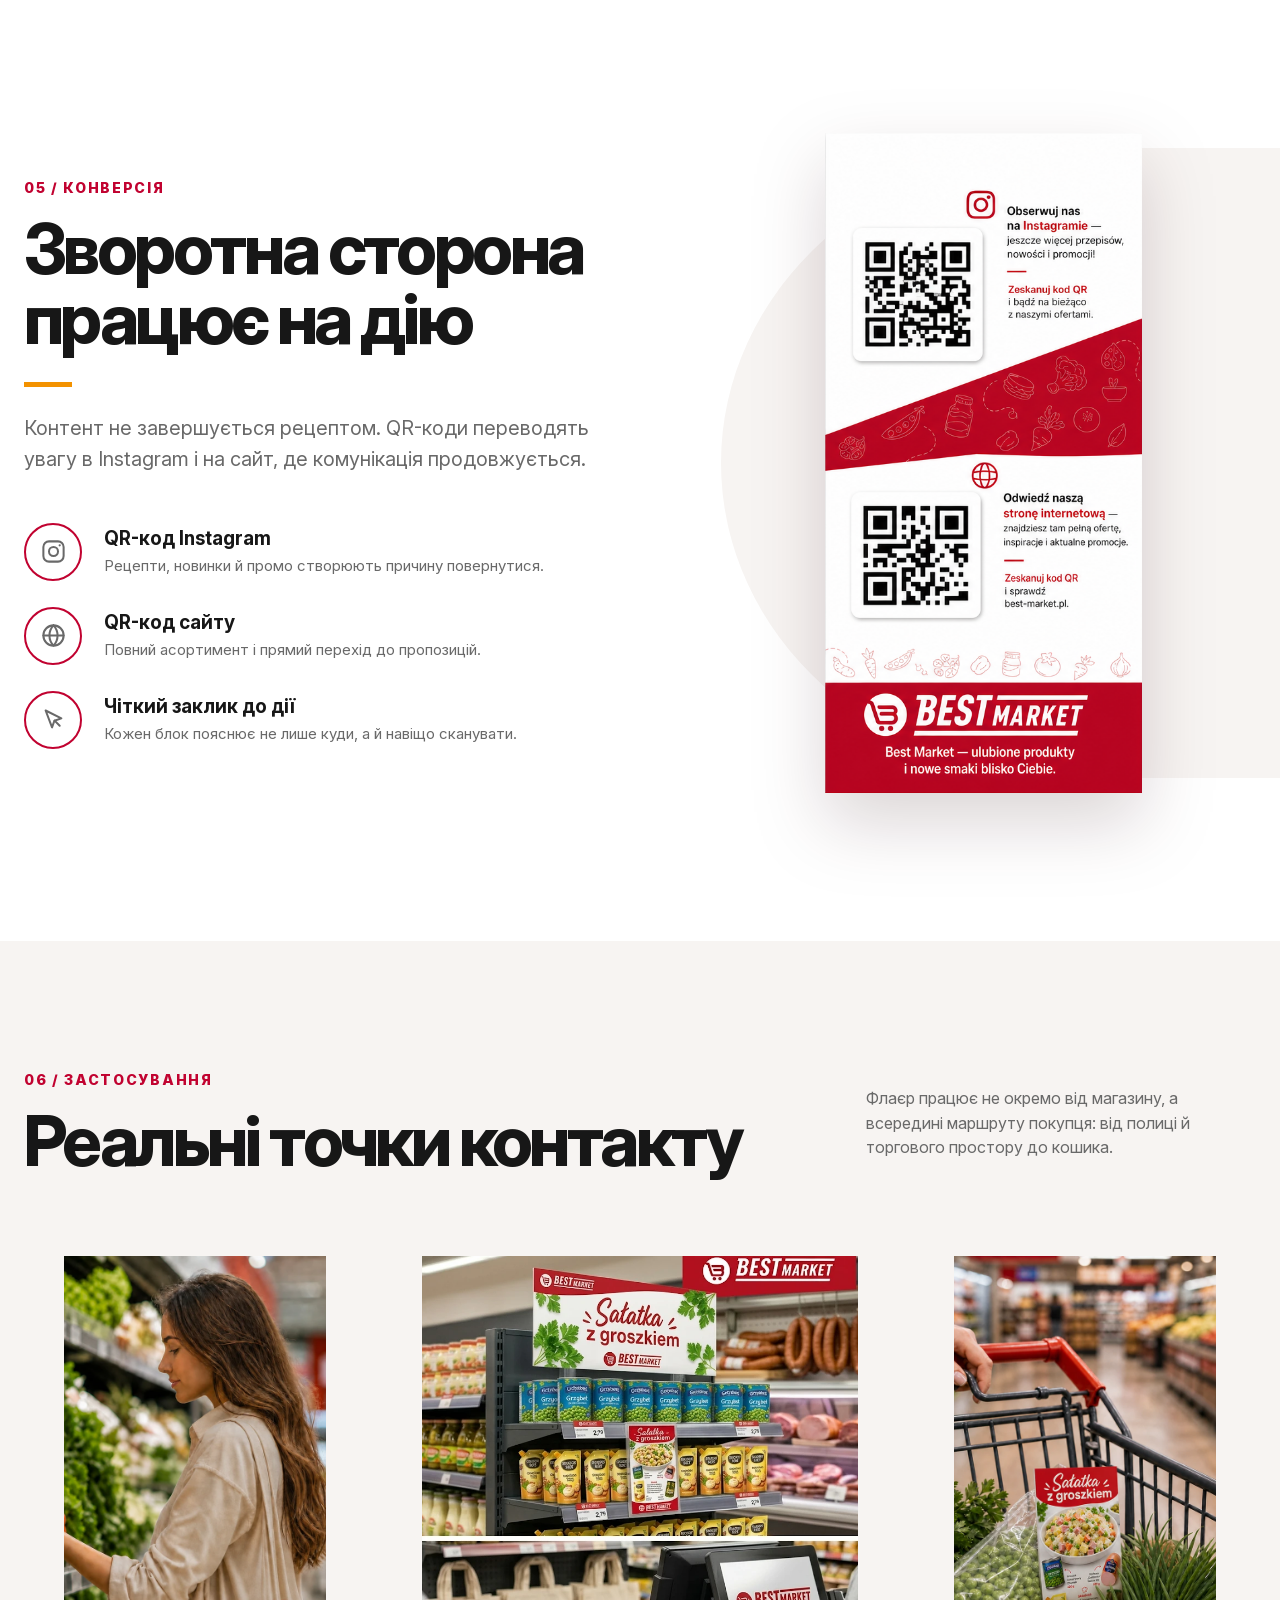
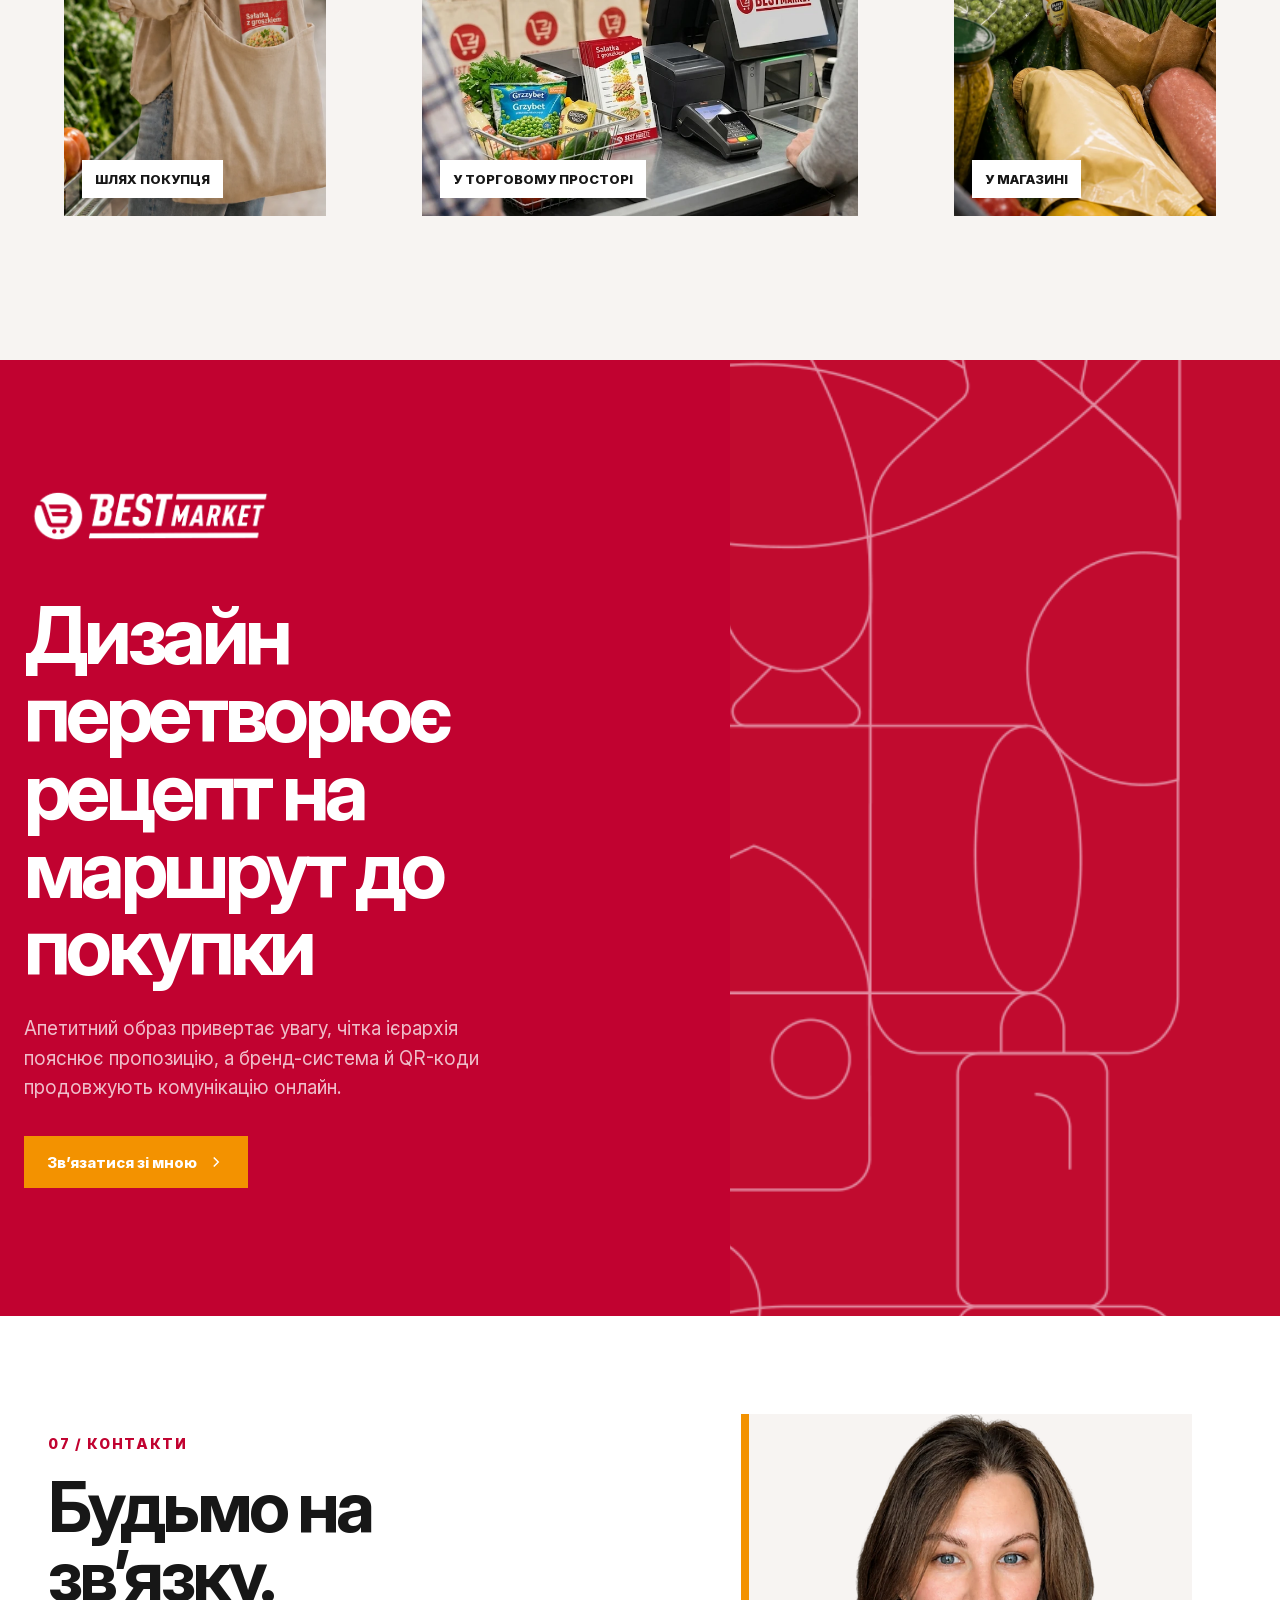
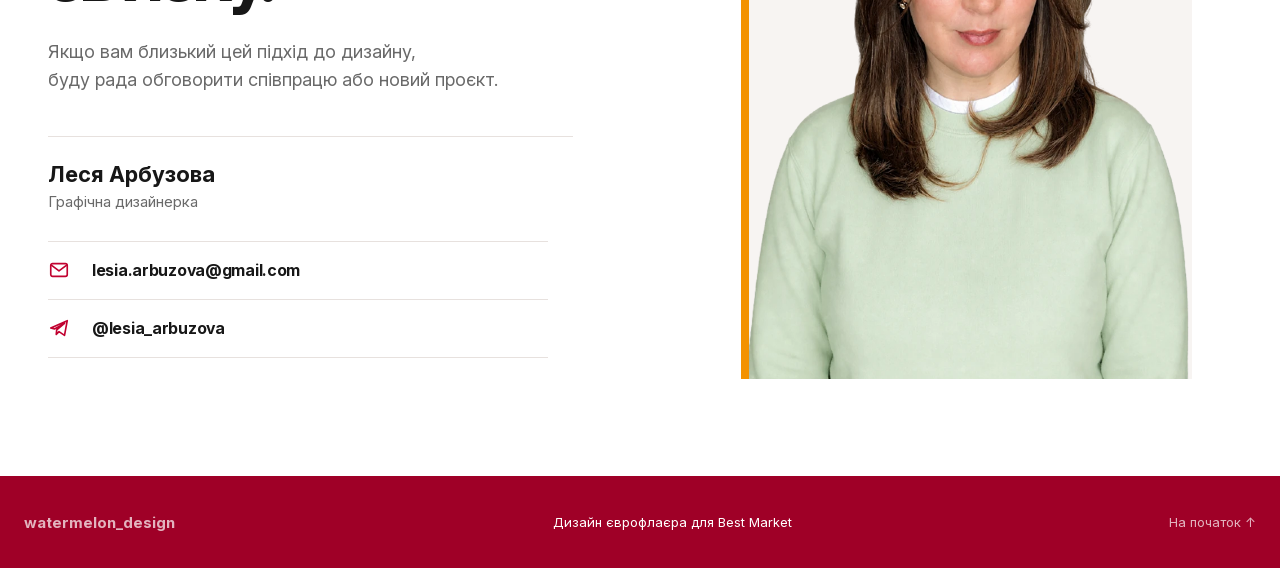
<file: projects/bestmarket/index.html>
<!doctype html>
<html lang="uk" class="no-js">
<head>
  <meta charset="UTF-8" />
  <meta name="viewport" content="width=device-width, initial-scale=1.0" />
  <meta name="theme-color" content="#c10230" />
  <meta name="description" content="Дизайн єврофлаєра для Best Market - три концепції, бренд-система та застосування." />
  <link rel="canonical" href="https://lesia-arbuzova.github.io/watermelon-design-portfolio/projects/bestmarket/" />
  <meta property="og:type" content="website" />
  <meta property="og:locale" content="uk_UA" />
  <meta property="og:title" content="Best Market - дизайн єврофлаєра" />
  <meta property="og:description" content="Три концепції єврофлаєра, бренд-система та приклади застосування для Best Market." />
  <meta property="og:url" content="https://lesia-arbuzova.github.io/watermelon-design-portfolio/projects/bestmarket/" />
  <meta property="og:image" content="https://lesia-arbuzova.github.io/watermelon-design-portfolio/projects/bestmarket/assets/mockup-retail.png" />
  <meta property="og:image:width" content="825" />
  <meta property="og:image:height" content="1024" />
  <meta name="twitter:card" content="summary_large_image" />
  <meta name="twitter:title" content="Best Market - дизайн єврофлаєра" />
  <meta name="twitter:description" content="Три концепції єврофлаєра, бренд-система та приклади застосування для Best Market." />
  <meta name="twitter:image" content="https://lesia-arbuzova.github.io/watermelon-design-portfolio/projects/bestmarket/assets/mockup-retail.png" />
  <title>Best Market - дизайн єврофлаєра</title>
  <script>document.documentElement.classList.replace("no-js", "js");</script>
  <style>
    @font-face {
      font-family: "Inter";
      src: url("assets/InterVariable.ttf") format("truetype");
      font-style: normal;
      font-weight: 100 900;
      font-display: swap;
    }

    :root {
      --red: #c10230;
      --red-dark: #9f0027;
      --red-light: #d93a59;
      --orange: #f39200;
      --orange-on-red: #ffe0a3;
      --ink: #171717;
      --muted: #696969;
      --paper: #ffffff;
      --soft: #f7f4f2;
      --line: #e7e1de;
      --shadow: 0 28px 70px rgba(45, 8, 17, .16);
      --container: 1240px;
    }

    * { box-sizing: border-box; }
    html { scroll-behavior: smooth; }
    body {
      margin: 0;
      overflow-x: hidden;
      background: var(--paper);
      color: var(--ink);
      font-family: "Inter", Arial, sans-serif;
      -webkit-font-smoothing: antialiased;
    }

    body.menu-open { overflow: hidden; }
    img { display: block; max-width: 100%; }
    a { color: inherit; text-decoration: none; }
    button { font: inherit; }
    :focus-visible { outline: 3px solid var(--orange); outline-offset: 4px; }

    .container {
      width: min(var(--container), calc(100% - 48px));
      margin-inline: auto;
    }

    .scroll-progress {
      position: fixed;
      inset: 0 auto auto 0;
      z-index: 120;
      width: 0;
      height: 3px;
      background: var(--orange);
      box-shadow: 0 0 18px rgba(243, 146, 0, .65);
    }

    .site-header {
      position: fixed;
      inset: 0 0 auto;
      z-index: 100;
      height: 86px;
      color: #fff;
      transition: background .25s ease, color .25s ease, box-shadow .25s ease;
    }

    .site-header.scrolled {
      color: var(--ink);
      background: rgba(255, 255, 255, .92);
      box-shadow: 0 1px 0 rgba(22, 22, 22, .08);
      backdrop-filter: blur(18px);
    }

    .nav-wrap {
      height: 100%;
      display: flex;
      align-items: center;
      justify-content: space-between;
      gap: 36px;
    }

    .nav-logo { width: 214px; flex: 0 0 auto; }
    .nav-logo img {
      width: 100%;
      filter: brightness(0) invert(1);
      transition: filter .25s ease;
    }
    .site-header.scrolled .nav-logo img { filter: none; }

    .nav-links {
      display: flex;
      align-items: center;
      gap: 30px;
      margin-left: auto;
      font-size: 14px;
      font-weight: 700;
    }

    .nav-links a {
      position: relative;
      padding-block: 12px;
    }

    .nav-links a::after {
      content: "";
      position: absolute;
      left: 0;
      right: 100%;
      bottom: 5px;
      height: 2px;
      background: var(--orange);
      transition: right .22s ease;
    }

    .nav-links a:hover::after,
    .nav-links a:focus-visible::after { right: 0; }

    .nav-cta {
      padding: 13px 18px;
      border: 1px solid rgba(255, 255, 255, .5);
      font-size: 14px;
      font-weight: 780;
      transition: background .2s ease, border-color .2s ease, color .2s ease;
    }

    .nav-cta:hover {
      background: #fff;
      color: var(--red);
    }

    .site-header.scrolled .nav-cta {
      border-color: var(--red);
      color: var(--red);
    }

    .site-header.scrolled .nav-cta:hover {
      background: var(--red);
      color: #fff;
    }

    .menu-button {
      display: none;
      width: 44px;
      height: 44px;
      padding: 0;
      place-items: center;
      border: 0;
      color: currentColor;
      background: transparent;
    }

    .menu-button svg { width: 26px; height: 26px; stroke: currentColor; }

    .hero {
      position: relative;
      min-height: 790px;
      height: 100svh;
      overflow: hidden;
      color: #fff;
      background: #e8dfd8;
    }

    .hero-photo {
      position: absolute;
      inset: 0;
      width: 100%;
      height: 100%;
      object-fit: cover;
      object-position: 67% 50%;
    }

    .hero-red {
      position: absolute;
      inset: 0 auto 0 0;
      width: 60%;
      background: linear-gradient(145deg, #d2083c 0%, var(--red) 55%, var(--red-dark) 100%);
      clip-path: ellipse(86% 94% at 0% 50%);
    }

    .hero-red::after {
      content: "";
      position: absolute;
      inset: 0;
      opacity: .1;
      background: url("assets/brand-pattern.png") right center / auto 160% no-repeat;
      mix-blend-mode: screen;
    }

    .hero-content {
      position: relative;
      z-index: 3;
      min-height: 790px;
      height: 100svh;
      display: flex;
      align-items: center;
      padding-top: 80px;
    }

    .hero-copy { width: 610px; }
    .hero h1 {
      max-width: 600px;
      margin: 0;
      font-size: clamp(64px, 6.2vw, 100px);
      line-height: .96;
      letter-spacing: -.058em;
      font-weight: 760;
    }

    .hero-lead {
      max-width: 560px;
      margin: 30px 0 0;
      color: rgba(255, 255, 255, .82);
      font-size: 20px;
      line-height: 1.5;
    }

    .hero-actions {
      display: flex;
      flex-wrap: wrap;
      gap: 14px;
      margin-top: 34px;
    }

    .button {
      min-height: 52px;
      display: inline-flex;
      align-items: center;
      justify-content: center;
      gap: 10px;
      padding: 0 22px;
      border: 1px solid transparent;
      font-size: 15px;
      font-weight: 780;
      cursor: pointer;
      transition: transform .2s ease, background .2s ease, color .2s ease, border-color .2s ease;
    }

    .button:hover { transform: translateY(-2px); }
    .button-primary { background: var(--orange); color: #fff; }
    .button-primary:hover { background: #ff9f08; }
    .button-ghost { border-color: rgba(255, 255, 255, .48); color: #fff; }
    .button-ghost:hover { background: #fff; color: var(--red); }
    .button svg { width: 18px; height: 18px; fill: none; stroke: currentColor; stroke-width: 2; }

    .hero-meta {
      display: flex;
      gap: 30px;
      margin-top: 56px;
    }

    .hero-meta div {
      min-width: 120px;
      padding-top: 13px;
      border-top: 1px solid rgba(255, 255, 255, .38);
    }

    .hero-meta strong { display: block; font-size: 18px; }
    .hero-meta span { color: rgba(255, 255, 255, .62); font-size: 12px; }

    .hero-flyer {
      position: absolute;
      z-index: 2;
      right: 8.5%;
      bottom: -6%;
      height: min(78vh, 760px);
      filter: drop-shadow(0 36px 46px rgba(37, 7, 14, .34));
      transform: rotate(3.4deg);
    }

    .signature {
      position: absolute;
      z-index: 4;
      left: max(24px, calc((100vw - var(--container)) / 2));
      bottom: 24px;
      font-size: 13px;
      font-weight: 760;
    }

    .section { position: relative; padding: 128px 0; }
    .section-number {
      color: var(--red);
      font-size: 14px;
      font-weight: 830;
      letter-spacing: .12em;
    }

    .section-title {
      margin: 18px 0 0;
      font-size: clamp(46px, 5.4vw, 78px);
      line-height: 1;
      letter-spacing: -.052em;
      font-weight: 760;
    }

    .section-lead {
      max-width: 590px;
      margin: 26px 0 0;
      color: var(--muted);
      font-size: 20px;
      line-height: 1.55;
    }

    .accent-line {
      width: 48px;
      height: 5px;
      margin-top: 28px;
      background: var(--orange);
    }

    .brief {
      overflow: hidden;
      background: var(--paper);
    }

    .brief-grid {
      display: grid;
      grid-template-columns: 1fr 1.1fr;
      gap: 90px;
      align-items: center;
    }

    .brief-points {
      display: grid;
      gap: 22px;
      margin: 48px 0 0;
      padding: 0;
      list-style: none;
    }

    .brief-points li {
      display: grid;
      grid-template-columns: 38px 1fr;
      gap: 16px;
      align-items: start;
      font-size: 17px;
      line-height: 1.5;
      font-weight: 650;
    }

    .brief-points span {
      width: 34px;
      height: 34px;
      display: grid;
      place-items: center;
      border: 1px solid var(--red);
      color: var(--red);
      font-size: 12px;
      font-weight: 820;
    }

    .brief-media {
      position: relative;
      min-height: 650px;
      margin-right: calc((100vw - min(var(--container), calc(100vw - 48px))) / -2);
    }

    .brief-media::before {
      content: "";
      position: absolute;
      inset: 0 auto 0 -1px;
      z-index: 2;
      width: 170px;
      background: linear-gradient(90deg, #fff 0%, rgba(255, 255, 255, .8) 38%, transparent 100%);
    }

    .brief-media img {
      width: 100%;
      height: 650px;
      object-fit: cover;
      object-position: 60% 50%;
    }

    .foundation {
      overflow: hidden;
      color: #fff;
      background: var(--red);
    }

    .foundation::after {
      content: "";
      position: absolute;
      top: -130px;
      right: -100px;
      bottom: -130px;
      width: 58%;
      opacity: .34;
      background: url("assets/brand-pattern.png") right center / auto 150% no-repeat;
    }

    .foundation-grid {
      position: relative;
      z-index: 2;
      display: grid;
      grid-template-columns: .9fr 1.1fr;
      gap: 110px;
      align-items: end;
    }

    .foundation .section-number { color: var(--orange-on-red); }
    .foundation .section-lead { color: rgba(255, 255, 255, .74); }

    .foundation-note {
      max-width: 470px;
      padding: 34px 0 6px;
      border-top: 1px solid rgba(255, 255, 255, .34);
      color: rgba(255, 255, 255, .76);
      font-size: 17px;
      line-height: 1.6;
    }

    .swatches {
      display: flex;
      align-items: end;
      gap: 16px;
      margin-top: 52px;
    }

    .swatch {
      width: 124px;
      height: 124px;
      display: flex;
      flex-direction: column;
      justify-content: flex-end;
      padding: 14px;
      border: 1px solid rgba(255, 255, 255, .46);
      font-size: 12px;
      font-weight: 800;
    }

    .swatch strong { font-size: 14px; }
    .swatch-white { color: var(--red); background: #fff; }
    .swatch-black { background: #111; }
    .swatch-orange { background: var(--orange); }

    .concepts { background: var(--paper); }
    .concept-heading {
      display: grid;
      grid-template-columns: 1fr 1fr;
      gap: 80px;
      align-items: end;
    }

    .concept-tabs {
      display: flex;
      flex-wrap: wrap;
      gap: 10px;
      justify-content: flex-end;
    }

    .concept-tab {
      min-height: 46px;
      padding: 0 18px;
      border: 1px solid var(--line);
      color: var(--muted);
      background: #fff;
      font-size: 13px;
      font-weight: 780;
      cursor: pointer;
      transition: border .2s ease, background .2s ease, color .2s ease;
    }

    .concept-tab:hover { border-color: var(--red); color: var(--red); }
    .concept-tab.is-active { border-color: var(--red); color: #fff; background: var(--red); }

    .concept-stage {
      min-height: 770px;
      display: grid;
      grid-template-columns: 380px 1fr;
      gap: 80px;
      align-items: center;
      margin-top: 70px;
      padding: 72px;
      background: var(--soft);
    }

    .concept-copy h3 {
      margin: 0;
      font-size: 52px;
      line-height: 1.02;
      letter-spacing: -.05em;
    }

    .concept-copy p {
      margin: 26px 0 0;
      color: var(--muted);
      font-size: 18px;
      line-height: 1.6;
    }

    .side-switch {
      display: flex;
      gap: 8px;
      margin-top: 34px;
    }

    .side-switch button {
      padding: 11px 15px;
      border: 1px solid var(--line);
      color: var(--muted);
      background: #fff;
      font-size: 12px;
      font-weight: 800;
      cursor: pointer;
    }

    .side-switch button.is-active { border-color: var(--red); color: var(--red); }

    .flyer-pair {
      position: relative;
      height: 650px;
      display: grid;
      place-items: center;
    }

    .flyer-card {
      position: absolute;
      height: 630px;
      transition: transform .5s cubic-bezier(.2, .75, .2, 1), opacity .35s ease, filter .35s ease;
      filter: drop-shadow(0 30px 34px rgba(42, 4, 13, .17));
    }

    .flyer-card.front { left: 12%; transform: rotate(-2deg) scale(1); z-index: 2; }
    .flyer-card.back { right: 8%; transform: translateY(26px) rotate(3deg) scale(.91); z-index: 1; opacity: .76; }
    .flyer-pair.focus-back .front { transform: translateY(26px) rotate(-3deg) scale(.91); z-index: 1; opacity: .76; }
    .flyer-pair.focus-back .back { transform: rotate(2deg) scale(1); z-index: 2; opacity: 1; }

    .rationale {
      overflow: hidden;
      padding: 0;
      color: #fff;
      background: var(--red);
    }

    .rationale-grid {
      min-height: 760px;
      display: grid;
      grid-template-columns: .92fr 1.08fr;
    }

    .rationale-copy {
      padding: 118px max(48px, calc((100vw - var(--container)) / 2)) 110px;
      padding-right: 70px;
      background: linear-gradient(145deg, #d2083c, var(--red-dark));
    }

    .rationale-copy .section-number { color: var(--orange-on-red); }
    .rationale-copy .section-title { font-size: clamp(48px, 5vw, 74px); }

    .reason-list {
      display: grid;
      gap: 27px;
      margin: 48px 0 0;
      padding: 0;
      list-style: none;
    }

    .reason-list li {
      display: grid;
      grid-template-columns: 36px 1fr;
      gap: 16px;
    }

    .reason-list b { color: var(--orange-on-red); font-size: 14px; }
    .reason-list strong { display: block; margin-bottom: 4px; font-size: 20px; }
    .reason-list span { color: rgba(255, 255, 255, .7); font-size: 15px; line-height: 1.5; }

    .rationale-media {
      position: relative;
      overflow: hidden;
    }

    .rationale-media > img {
      width: 100%;
      height: 100%;
      object-fit: cover;
      object-position: 50% 60%;
    }

    .rationale-media::after {
      content: "";
      position: absolute;
      inset: 0;
      background: linear-gradient(90deg, rgba(159, 0, 39, .22), transparent 32%);
    }

    .conversion { overflow: hidden; }
    .conversion-grid {
      display: grid;
      grid-template-columns: 1fr .9fr;
      gap: 80px;
      align-items: center;
    }

    .conversion-list {
      display: grid;
      gap: 26px;
      margin-top: 48px;
    }

    .conversion-item {
      display: grid;
      grid-template-columns: 62px 1fr;
      gap: 18px;
      align-items: center;
    }

    .conversion-icon {
      width: 58px;
      height: 58px;
      display: grid;
      place-items: center;
      border: 2px solid var(--red);
      border-radius: 50%;
      color: var(--red);
      background: #fff;
    }

    .conversion-icon svg {
      width: 27px;
      height: 27px;
      fill: none;
      stroke: currentColor;
      stroke-width: 1.8;
      stroke-linecap: round;
      stroke-linejoin: round;
    }

    .conversion-item strong { display: block; margin-bottom: 5px; font-size: 19px; }
    .conversion-item span { color: var(--muted); font-size: 15px; line-height: 1.45; }

    .conversion-flyer-wrap {
      position: relative;
      min-height: 700px;
      display: grid;
      place-items: center;
    }

    .conversion-flyer-wrap::before {
      content: "";
      position: absolute;
      inset: 5% -30% 5% 2%;
      border-radius: 50% 0 0 50%;
      background: var(--soft);
    }

    .conversion-flyer {
      position: relative;
      z-index: 2;
      height: 660px;
      filter: drop-shadow(0 30px 35px rgba(42, 4, 13, .17));
    }

    .touchpoints {
      background: var(--soft);
    }

    .touchpoint-head {
      display: flex;
      justify-content: space-between;
      gap: 60px;
      align-items: end;
    }

    .touchpoint-note {
      max-width: 390px;
      color: var(--muted);
      font-size: 16px;
      line-height: 1.55;
    }

    .touchpoint-grid {
      display: grid;
      grid-template-columns: .78fr 1.18fr .78fr;
      gap: 16px;
      margin-top: 64px;
    }

    .touchpoint-card {
      position: relative;
      min-height: 560px;
      overflow: hidden;
    }

    .touchpoint-card img {
      width: 100%;
      height: 100%;
      object-fit: cover;
      transition: transform .6s ease;
    }

    .touchpoint-card:hover img { transform: scale(1.035); }
    .touchpoint-card:nth-child(1) img { object-position: 51% 53%; }
    .touchpoint-card:nth-child(2) img { object-position: 50% 52%; }
    .touchpoint-card:nth-child(3) img { object-position: 50% 57%; }

    .touchpoint-label {
      position: absolute;
      left: 18px;
      bottom: 18px;
      padding: 11px 13px;
      color: var(--ink);
      background: #fff;
      font-size: 13px;
      font-weight: 820;
      box-shadow: 0 12px 28px rgba(0, 0, 0, .14);
    }

    .finale {
      min-height: 680px;
      display: flex;
      align-items: center;
      overflow: hidden;
      color: #fff;
      background: var(--red);
    }

    .finale::after {
      content: "";
      position: absolute;
      inset: -15% -5% -15% auto;
      width: 48%;
      opacity: .55;
      background: url("assets/brand-pattern.png") right center / auto 150% no-repeat;
    }

    .finale-inner {
      position: relative;
      z-index: 2;
      max-width: 600px;
    }

    .finale-logo {
      width: 250px;
      margin-bottom: 54px;
      filter: brightness(0) invert(1);
    }

    .finale h2 {
      margin: 0;
      font-size: clamp(56px, 6.2vw, 92px);
      line-height: .98;
      letter-spacing: -.058em;
    }

    .finale p {
      max-width: 500px;
      margin: 28px 0 0;
      color: rgba(255, 255, 255, .74);
      font-size: 19px;
      line-height: 1.55;
    }

    .finale .button { margin-top: 34px; }

    .contact-section {
      position: relative;
      overflow: hidden;
      background: #fff;
    }

    .contact-grid {
      min-height: 760px;
      display: grid;
      grid-template-columns: 1.02fr .98fr;
    }

    .contact-copy {
      display: flex;
      flex-direction: column;
      justify-content: center;
      padding: 112px 80px 112px max(48px, calc((100vw - var(--container)) / 2));
    }

    .contact-kicker {
      color: var(--red);
      font-size: 14px;
      font-weight: 830;
      letter-spacing: .12em;
    }

    .contact-copy h2 {
      max-width: 660px;
      margin: 20px 0 0;
      font-size: clamp(52px, 5.5vw, 80px);
      line-height: .98;
      letter-spacing: -.055em;
    }

    .contact-intro {
      max-width: 560px;
      margin: 28px 0 0;
      color: var(--muted);
      font-size: 18px;
      line-height: 1.55;
    }

    .contact-person {
      margin-top: 42px;
      padding-top: 24px;
      border-top: 1px solid var(--line);
    }

    .contact-person strong {
      display: block;
      font-size: 22px;
    }

    .contact-person span {
      display: block;
      margin-top: 5px;
      color: var(--muted);
      font-size: 15px;
    }

    .contact-links {
      display: grid;
      width: min(100%, 500px);
      margin-top: 30px;
      border-top: 1px solid var(--line);
    }

    .contact-link {
      width: 100%;
      min-height: 58px;
      display: grid;
      grid-template-columns: 30px minmax(0, 1fr);
      align-items: center;
      gap: 14px;
      padding: 14px 0;
      color: var(--ink);
      border-bottom: 1px solid var(--line);
      font-size: 16px;
      font-weight: 680;
      line-height: 1.2;
      letter-spacing: -.018em;
      transition: color .2s ease, transform .2s ease;
    }

    .contact-link:hover {
      color: var(--red);
      transform: translateX(4px);
    }

    .contact-link svg {
      width: 22px;
      height: 22px;
      fill: none;
      stroke: var(--red);
      stroke-width: 1.8;
      stroke-linecap: round;
      stroke-linejoin: round;
    }

    .contact-photo {
      position: relative;
      align-self: center;
      justify-self: center;
      width: min(72%, 480px);
      min-height: 0;
      aspect-ratio: 4 / 5;
      overflow: hidden;
      background: var(--soft);
    }

    .contact-photo::before {
      content: "";
      position: absolute;
      inset: 0 auto 0 0;
      z-index: 2;
      width: 8px;
      background: var(--orange);
    }

    .contact-photo img {
      width: 100%;
      height: 100%;
      object-fit: cover;
      object-position: 50% 16%;
    }

    .site-footer {
      color: #fff;
      background: var(--red-dark);
    }

    .footer-inner {
      min-height: 92px;
      display: flex;
      align-items: center;
      justify-content: space-between;
      gap: 30px;
      font-size: 13px;
    }

    .footer-inner strong { font-size: 15px; }
    .footer-inner a { color: rgba(255, 255, 255, .7); }
    .footer-inner a:hover { color: #fff; }

    .reveal {
      opacity: 1;
      transform: none;
    }

    .js .reveal {
      opacity: 0;
      transform: translateY(26px);
      transition: opacity .7s ease, transform .7s cubic-bezier(.2, .75, .2, 1);
    }

    .js .reveal.is-visible {
      opacity: 1;
      transform: none;
    }

    @media (max-width: 1080px) {
      .nav-links { gap: 18px; }
      .hero-red { width: 70%; }
      .hero-flyer { right: 1%; height: 68vh; opacity: .93; }
      .brief-grid,
      .foundation-grid,
      .conversion-grid { gap: 50px; }
      .concept-stage { grid-template-columns: 310px 1fr; padding: 48px; gap: 30px; }
      .flyer-card { height: 580px; }
      .touchpoint-grid { grid-template-columns: 1fr 1.25fr 1fr; }
    }

    @media (max-width: 820px) {
      .container { width: min(100% - 34px, var(--container)); }
      .site-header { height: 72px; }
      .nav-logo { width: 180px; }
      .menu-button { display: grid; }
      .nav-cta { display: none; }
      .nav-links {
        position: fixed;
        inset: 72px 0 auto;
        display: grid;
        gap: 0;
        padding: 18px 24px 28px;
        color: var(--ink);
        background: #fff;
        box-shadow: 0 20px 40px rgba(0, 0, 0, .12);
        transform: translateY(-130%);
        transition: transform .3s ease;
      }
      .nav-links.is-open { transform: translateY(0); }
      .nav-links a { padding: 14px 0; border-bottom: 1px solid var(--line); }

      .hero {
        min-height: 820px;
        height: auto;
        background: var(--red);
      }
      .hero-photo { inset: auto 0 0; height: 48%; object-position: 58% 44%; }
      .hero-photo::after { content: ""; }
      .hero-red {
        width: 100%;
        height: 70%;
        clip-path: ellipse(98% 86% at 18% 0%);
      }
      .hero-content {
        min-height: 820px;
        height: auto;
        align-items: flex-start;
        padding-top: 138px;
      }
      .hero-copy { width: 100%; }
      .hero h1 { max-width: 620px; font-size: clamp(54px, 12vw, 78px); }
      .hero-lead { max-width: 600px; font-size: 17px; }
      .hero-meta { display: none; }
      .hero-flyer { right: 6%; bottom: -4%; height: 43%; }
      .signature { left: 18px; bottom: 14px; }

      .section { padding: 92px 0; }
      .brief-grid,
      .foundation-grid,
      .concept-heading,
      .concept-stage,
      .rationale-grid,
      .conversion-grid { grid-template-columns: 1fr; }

      .brief-grid { gap: 56px; }
      .brief-media {
        min-height: 470px;
        margin: 0 -17px -92px;
      }
      .brief-media::before {
        inset: -1px 0 auto;
        width: auto;
        height: 120px;
        background: linear-gradient(180deg, #fff, transparent);
      }
      .brief-media img { height: 470px; }

      .foundation::after { width: 100%; opacity: .16; }
      .foundation-grid { gap: 64px; }
      .foundation-note { max-width: none; }

      .concept-heading { gap: 34px; }
      .concept-tabs { justify-content: flex-start; }
      .concept-stage { min-height: 950px; padding: 42px 26px; gap: 32px; }
      .concept-copy h3 { font-size: 44px; }
      .flyer-pair { height: 610px; }
      .flyer-card { height: 550px; }
      .flyer-card.front { left: 7%; }
      .flyer-card.back { right: 4%; }

      .rationale-copy { padding: 92px 24px 82px; }
      .rationale-media { min-height: 560px; }

      .conversion-flyer-wrap { min-height: 600px; }
      .conversion-flyer { height: 570px; }

      .touchpoint-head { display: block; }
      .touchpoint-note { margin-top: 26px; }
      .touchpoint-grid { grid-template-columns: 1fr; }
      .touchpoint-card { min-height: 480px; }

      .finale { min-height: 650px; }
      .finale::after { width: 65%; opacity: .18; }

      .contact-grid { grid-template-columns: 1fr; }
      .contact-copy { padding: 92px 24px 76px; }
      .contact-photo {
        width: min(calc(100% - 48px), 420px);
        min-height: 0;
        margin-bottom: 76px;
      }
      .footer-inner { align-items: flex-start; flex-direction: column; justify-content: center; padding: 24px 0; }
    }

    @media (max-width: 520px) {
      .hero { min-height: 760px; }
      .hero-content { min-height: 760px; padding-top: 112px; }
      .hero h1 { font-size: 50px; }
      .hero-lead { font-size: 15px; line-height: 1.45; }
      .hero-actions { margin-top: 25px; }
      .button { width: 100%; }
      .hero-flyer { right: -4%; height: 39%; }

      .section-title { font-size: 44px; }
      .section-lead { font-size: 17px; }
      .swatches { gap: 8px; }
      .swatch { width: calc((100vw - 50px) / 3); height: 104px; padding: 10px; font-size: 10px; }
      .swatch strong { font-size: 11px; }

      .concept-tab { flex: 1 1 100%; }
      .concept-stage { min-height: 860px; margin-top: 42px; }
      .flyer-pair { height: 520px; }
      .flyer-card { height: 470px; }
      .flyer-card.front { left: 0; }
      .flyer-card.back { right: -7%; }

      .conversion-flyer { height: 500px; }
      .touchpoint-card { min-height: 420px; }
      .finale-logo { width: 210px; margin-bottom: 42px; }
      .contact-copy h2 { font-size: 48px; }
      .contact-photo { min-height: 0; }
    }

    @media (prefers-reduced-motion: reduce) {
      html { scroll-behavior: auto; }
      *, *::before, *::after { animation: none !important; transition: none !important; }
      .reveal, .js .reveal { opacity: 1; transform: none; }
    }
  </style>
  <noscript><style>.reveal{opacity:1!important;transform:none!important}</style></noscript>
</head>
<body>
  <div class="scroll-progress" id="scrollProgress" aria-hidden="true"></div>

  <header class="site-header" id="siteHeader">
    <div class="container nav-wrap">
      <a class="nav-logo" href="#top" aria-label="Best Market - на початок">
        <img src="assets/bestmarket-logo-transparent.png" alt="Best Market" />
      </a>
      <nav class="nav-links" id="navLinks" aria-label="Основна навігація">
        <a href="#brief">Бриф</a>
        <a href="#foundation">Система</a>
        <a href="#concepts">Концепції</a>
        <a href="#conversion">Конверсія</a>
        <a href="#touchpoints">Застосування</a>
      </nav>
      <a class="nav-cta" href="#contact">Зв’язатися</a>
      <button class="menu-button" id="menuButton" type="button" aria-label="Відкрити меню" aria-expanded="false">
        <svg viewBox="0 0 24 24" fill="none"><path d="M4 7h16M4 12h16M4 17h16" stroke-width="2" stroke-linecap="round"/></svg>
      </button>
    </div>
  </header>

  <main id="top">
    <section class="hero" aria-labelledby="heroTitle">
      <img class="hero-photo" src="assets/cover-food.webp" alt="Салат із зеленим горошком та інгредієнти" />
      <div class="hero-red" aria-hidden="true"></div>
      <div class="container hero-content">
        <div class="hero-copy">
          <h1 id="heroTitle">Дизайн<br />єврофлаєра</h1>
          <p class="hero-lead">Три візуальні концепції для Best Market, що перетворюють рецепт салату з горошком на зрозумілий маршрут від натхнення до покупки.</p>
          <div class="hero-actions">
            <a class="button button-primary" href="#concepts">Переглянути концепції <svg viewBox="0 0 24 24"><path d="m9 18 6-6-6-6"/></svg></a>
            <a class="button button-ghost" href="#rationale">Логіка дизайну</a>
          </div>
          <div class="hero-meta" aria-label="Ключові параметри">
            <div><strong>100 × 210 мм</strong><span>формат єврофлаєра</span></div>
            <div><strong>2 сторони</strong><span>натхнення + дія</span></div>
            <div><strong>3 концепції</strong><span>одна стратегія</span></div>
          </div>
        </div>
      </div>
      <span class="signature">watermelon_design</span>
    </section>

    <section class="section brief" id="brief">
      <div class="container brief-grid">
        <div class="reveal">
          <span class="section-number">01 / БРИФ</span>
          <h2 class="section-title">Від простого рецепта - до впізнаваного продукту</h2>
          <div class="accent-line"></div>
          <p class="section-lead">Створити двосторонній єврофлаєр у стилі Best Market: показати польській аудиторії простий рецепт з українських продуктів і познайомити з асортиментом магазину.</p>
          <ul class="brief-points">
            <li><span>01</span><div>Формат 100 × 210 мм і дві функціональні сторони.</div></li>
            <li><span>02</span><div>Польськомовна комунікація та впізнаваний бренд-код.</div></li>
            <li><span>03</span><div>Перехід від емоційного образу страви до конкретного продукту й дії.</div></li>
          </ul>
        </div>
        <div class="brief-media reveal">
          <img src="assets/cover-food.webp" alt="Сервірування салату з горошком" loading="lazy" />
        </div>
      </div>
    </section>

    <section class="section foundation" id="foundation">
      <div class="container foundation-grid">
        <div class="reveal">
          <span class="section-number">02 / ДИЗАЙН-СИСТЕМА</span>
          <h2 class="section-title">Основа бренду</h2>
          <div class="accent-line"></div>
          <p class="section-lead">Фірмовий червоний, чисте біле поле, Inter і лінійний продуктовий патерн формують енергійну й одразу впізнавану систему.</p>
          <div class="swatches" aria-label="Фірмова палітра">
            <div class="swatch swatch-white"><strong>БІЛИЙ</strong>#FFFFFF</div>
            <div class="swatch swatch-black"><strong>ЧОРНИЙ</strong>#111111</div>
            <div class="swatch swatch-orange"><strong>АКЦЕНТ</strong>#F39200</div>
          </div>
        </div>
        <p class="foundation-note reveal">Графічна система не конкурує з продуктом: червоний створює брендове впізнавання, біле поле зберігає читабельність, а патерн додає характер і зв’язує всі носії в одну серію.</p>
      </div>
    </section>

    <section class="section concepts" id="concepts">
      <div class="container">
        <div class="concept-heading reveal">
          <div>
            <span class="section-number">03 / КОНЦЕПЦІЇ</span>
            <h2 class="section-title">Одна стратегія. Три візуальні напрями.</h2>
          </div>
          <div class="concept-tabs" role="tablist" aria-label="Вибір концепції">
            <button class="concept-tab" type="button" data-concept="0" role="tab">01 · Рецепт-герой</button>
            <button class="concept-tab is-active" type="button" data-concept="1" role="tab" aria-selected="true">02 · Інгредієнти</button>
            <button class="concept-tab" type="button" data-concept="2" role="tab">03 · Товарна сітка</button>
          </div>
        </div>

        <div class="concept-stage reveal">
          <div class="concept-copy">
            <h3 id="conceptTitle">Фокус на інгредієнтах</h3>
            <p id="conceptText">Найбільш пояснювальний напрям. Вертикальна послідовність інгредієнтів буквально показує, як формується страва, і підсилює зв’язок із товарними позиціями.</p>
            <div class="side-switch" aria-label="Фокус сторони флаєра">
              <button class="is-active" type="button" data-side="front">Лицьова</button>
              <button type="button" data-side="back">Зворотна</button>
            </div>
          </div>
          <div class="flyer-pair" id="flyerPair">
            <img class="flyer-card front" id="frontFlyer" src="assets/concept-02-front.png" alt="Лицьова сторона концепції" loading="lazy" />
            <img class="flyer-card back" id="backFlyer" src="assets/concept-02-back.png" alt="Зворотна сторона концепції" loading="lazy" />
          </div>
        </div>
      </div>
    </section>

    <section class="rationale" id="rationale">
      <div class="rationale-grid">
        <div class="rationale-copy reveal">
          <span class="section-number">04 / ЛОГІКА</span>
          <h2 class="section-title">Рецепт стає маршрутом до покупки</h2>
          <div class="accent-line"></div>
          <ol class="reason-list">
            <li><b>01</b><div><strong>Рецепт - головний герой</strong><span>Апетитне фото швидко створює емоційний вхід і контекст використання продуктів.</span></div></li>
            <li><b>02</b><div><strong>Інгредієнти - маршрут</strong><span>Композиція веде погляд від готової страви до конкретних позицій асортименту.</span></div></li>
            <li><b>03</b><div><strong>Бренд - система</strong><span>Червона дуга, модульність і патерн зберігають характер Best Market на кожному носії.</span></div></li>
          </ol>
        </div>
        <div class="rationale-media reveal">
          <img src="assets/mockup-kitchen.webp" alt="Флаєр у кухонному середовищі" loading="lazy" />
        </div>
      </div>
    </section>

    <section class="section conversion" id="conversion">
      <div class="container conversion-grid">
        <div class="reveal">
          <span class="section-number">05 / КОНВЕРСІЯ</span>
          <h2 class="section-title">Зворотна сторона працює на дію</h2>
          <div class="accent-line"></div>
          <p class="section-lead">Контент не завершується рецептом. QR-коди переводять увагу в Instagram і на сайт, де комунікація продовжується.</p>
          <div class="conversion-list">
            <div class="conversion-item">
              <span class="conversion-icon" aria-hidden="true"><svg viewBox="0 0 24 24"><rect x="3" y="3" width="18" height="18" rx="5"/><circle cx="12" cy="12" r="4"/><circle cx="17.5" cy="6.5" r="1" fill="currentColor" stroke="none"/></svg></span>
              <div><strong>QR-код Instagram</strong><span>Рецепти, новинки й промо створюють причину повернутися.</span></div>
            </div>
            <div class="conversion-item">
              <span class="conversion-icon" aria-hidden="true"><svg viewBox="0 0 24 24"><circle cx="12" cy="12" r="9"/><path d="M3 12h18M12 3c2.4 2.5 3.6 5.5 3.6 9S14.4 18.5 12 21M12 3C9.6 5.5 8.4 8.5 8.4 12S9.6 18.5 12 21"/></svg></span>
              <div><strong>QR-код сайту</strong><span>Повний асортимент і прямий перехід до пропозицій.</span></div>
            </div>
            <div class="conversion-item">
              <span class="conversion-icon" aria-hidden="true"><svg viewBox="0 0 24 24"><path d="m5 4 14 7-6.2 2.1L10.7 19 5 4Z"/><path d="m13 13 4.5 4.5"/></svg></span>
              <div><strong>Чіткий заклик до дії</strong><span>Кожен блок пояснює не лише куди, а й навіщо сканувати.</span></div>
            </div>
          </div>
        </div>
        <div class="conversion-flyer-wrap reveal">
          <img class="conversion-flyer" src="assets/concept-02-back.png" alt="Зворотна сторона флаєра з QR-кодами" loading="lazy" />
        </div>
      </div>
    </section>

    <section class="section touchpoints" id="touchpoints">
      <div class="container">
        <div class="touchpoint-head reveal">
          <div>
            <span class="section-number">06 / ЗАСТОСУВАННЯ</span>
            <h2 class="section-title">Реальні точки контакту</h2>
          </div>
          <p class="touchpoint-note">Флаєр працює не окремо від магазину, а всередині маршруту покупця: від полиці й торгового простору до кошика.</p>
        </div>
        <div class="touchpoint-grid">
          <figure class="touchpoint-card reveal"><img src="assets/mockup-tote.webp" alt="Флаєр у сумці покупчині" loading="lazy" /><figcaption class="touchpoint-label">ШЛЯХ ПОКУПЦЯ</figcaption></figure>
          <figure class="touchpoint-card reveal"><img src="assets/mockup-retail.webp" alt="Флаєр на полиці та біля каси" loading="lazy" /><figcaption class="touchpoint-label">У ТОРГОВОМУ ПРОСТОРІ</figcaption></figure>
          <figure class="touchpoint-card reveal"><img src="assets/mockup-cart.webp" alt="Флаєр у продуктовому візку" loading="lazy" /><figcaption class="touchpoint-label">У МАГАЗИНІ</figcaption></figure>
        </div>
      </div>
    </section>

    <section class="section finale">
      <div class="container">
        <div class="finale-inner reveal">
          <img class="finale-logo" src="assets/bestmarket-logo-transparent.png" alt="Best Market" />
          <h2>Дизайн перетворює рецепт на маршрут до покупки</h2>
          <p>Апетитний образ привертає увагу, чітка ієрархія пояснює пропозицію, а бренд-система й QR-коди продовжують комунікацію онлайн.</p>
          <a class="button button-primary" href="#contact">Зв’язатися зі мною <svg viewBox="0 0 24 24"><path d="m9 18 6-6-6-6"/></svg></a>
        </div>
      </div>
    </section>

    <section class="contact-section" id="contact" aria-labelledby="contactTitle">
      <div class="contact-grid">
        <div class="contact-copy reveal">
          <span class="contact-kicker">07 / КОНТАКТИ</span>
          <h2 id="contactTitle">Будьмо на зв’язку.</h2>
          <p class="contact-intro">Якщо вам близький цей підхід до дизайну,<br />буду рада обговорити співпрацю або новий проєкт.</p>
          <div class="contact-person">
            <strong>Леся Арбузова</strong>
            <span>Графічна дизайнерка</span>
          </div>
          <div class="contact-links">
            <a class="contact-link" href="mailto:lesia.arbuzova@gmail.com">
              <svg viewBox="0 0 24 24" aria-hidden="true"><rect x="3" y="5" width="18" height="14" rx="2"/><path d="m4 7 8 6 8-6"/></svg>
              lesia.arbuzova@gmail.com
            </a>
            <a class="contact-link" href="https://t.me/lesia_arbuzova" target="_blank" rel="noreferrer">
              <svg viewBox="0 0 24 24" aria-hidden="true"><path d="m21 4-3 16-6-4-3 3 .5-5L18 7 7 13l-4-1 18-8Z"/></svg>
              @lesia_arbuzova
            </a>
          </div>
        </div>
        <figure class="contact-photo reveal">
          <img src="assets/lesia-arbuzova.webp" alt="Леся Арбузова, графічна дизайнерка" loading="lazy" />
        </figure>
      </div>
    </section>
  </main>

  <footer class="site-footer">
    <div class="container footer-inner">
      <a href="../../" aria-label="Повернутися до портфоліо Лесі Арбузової"><strong>watermelon_design</strong></a>
      <span>Дизайн єврофлаєра для Best Market</span>
      <a href="#top">На початок ↑</a>
    </div>
  </footer>

  <script>
    document.documentElement.classList.remove("no-js");
    document.documentElement.classList.add("js");

    const concepts = [
      {
        title: "Рецепт-герой",
        text: "Найемоційніший напрям. Великий образ готової страви створює бажання спробувати рецепт, а товари працюють як природне продовження сюжету.",
        front: "assets/concept-01-front.png",
        back: "assets/concept-01-back.png"
      },
      {
        title: "Фокус на інгредієнтах",
        text: "Найбільш пояснювальний напрям. Вертикальна послідовність інгредієнтів буквально показує, як формується страва, і підсилює зв’язок із товарними позиціями.",
        front: "assets/concept-02-front.png",
        back: "assets/concept-02-back.png"
      },
      {
        title: "Товарна сітка",
        text: "Найбільш орієнтований на продаж напрям. Чітка товарна сітка забезпечує швидке сканування, порівняння та впізнавання упаковок без втрати апетитного образу.",
        front: "assets/concept-03-front.png",
        back: "assets/concept-03-back.png"
      }
    ];

    const header = document.getElementById("siteHeader");
    const progress = document.getElementById("scrollProgress");
    const menuButton = document.getElementById("menuButton");
    const navLinks = document.getElementById("navLinks");
    const tabs = Array.from(document.querySelectorAll(".concept-tab"));
    const sideButtons = Array.from(document.querySelectorAll("[data-side]"));
    const flyerPair = document.getElementById("flyerPair");
    const frontFlyer = document.getElementById("frontFlyer");
    const backFlyer = document.getElementById("backFlyer");
    const conceptTitle = document.getElementById("conceptTitle");
    const conceptText = document.getElementById("conceptText");

    function updateScrollState() {
      const y = window.scrollY;
      const max = document.documentElement.scrollHeight - window.innerHeight;
      header.classList.toggle("scrolled", y > 30);
      progress.style.width = (max > 0 ? (y / max) * 100 : 0) + "%";
    }

    function closeMenu() {
      navLinks.classList.remove("is-open");
      document.body.classList.remove("menu-open");
      menuButton.setAttribute("aria-expanded", "false");
      menuButton.setAttribute("aria-label", "Відкрити меню");
    }

    menuButton.addEventListener("click", function () {
      const open = navLinks.classList.toggle("is-open");
      document.body.classList.toggle("menu-open", open);
      menuButton.setAttribute("aria-expanded", String(open));
      menuButton.setAttribute("aria-label", open ? "Закрити меню" : "Відкрити меню");
    });

    navLinks.addEventListener("click", function (event) {
      if (event.target.closest("a")) closeMenu();
    });

    tabs.forEach(function (tab) {
      tab.addEventListener("click", function () {
        const index = Number(tab.dataset.concept);
        const item = concepts[index];
        tabs.forEach(function (node) {
          const active = node === tab;
          node.classList.toggle("is-active", active);
          node.setAttribute("aria-selected", String(active));
        });
        conceptTitle.textContent = item.title;
        conceptText.textContent = item.text;
        frontFlyer.src = item.front;
        backFlyer.src = item.back;
      });
    });

    sideButtons.forEach(function (button) {
      button.addEventListener("click", function () {
        const back = button.dataset.side === "back";
        flyerPair.classList.toggle("focus-back", back);
        sideButtons.forEach(function (node) {
          node.classList.toggle("is-active", node === button);
        });
      });
    });

    const revealNodes = document.querySelectorAll(".reveal");
    if (window.matchMedia("(prefers-reduced-motion: reduce)").matches || !("IntersectionObserver" in window)) {
      revealNodes.forEach(function (node) { node.classList.add("is-visible"); });
    } else {
      const observer = new IntersectionObserver(function (entries) {
        entries.forEach(function (entry) {
          if (entry.isIntersecting) {
            entry.target.classList.add("is-visible");
            observer.unobserve(entry.target);
          }
        });
      }, { threshold: .12 });

      revealNodes.forEach(function (node) { observer.observe(node); });
    }
    window.addEventListener("scroll", updateScrollState, { passive: true });
    window.addEventListener("resize", function () { if (window.innerWidth > 820) closeMenu(); });
    updateScrollState();
  </script>
</body>
</html>
</file>
<file: styles.css>
:root {
  --ink: #0b100c;
  --paper: #eee9dd;
  --paper-2: #e6dfd1;
  --lime: #c4ef5b;
  --coral: #d35864;
  --coral-text: #b83d4d;
  --flesh: #d35864;
  --rind: #183c30;
  --green: #174d3c;
  --wine: #5b252b;
  --muted: #686358;
  --line: color-mix(in srgb, currentColor 18%, transparent);
  --pad: clamp(22px, 4vw, 68px);
  --display: Arial, Helvetica, sans-serif;
  --serif: Georgia, "Times New Roman", serif;
}

* { box-sizing: border-box; }
html { scroll-behavior: smooth; background: var(--ink); }
body { margin: 0; color: var(--ink); background: var(--ink); font-family: var(--display); font-size: 16px; line-height: 1.5; }
body.lightbox-open { overflow: hidden; }
section, article { scroll-margin-top: 74px; }
button, a { -webkit-tap-highlight-color: transparent; }
button { font: inherit; }
img { display: block; max-width: 100%; }
a { color: inherit; text-decoration: none; }
:focus-visible { outline: 3px solid var(--lime); outline-offset: 4px; }
button:focus-visible, a:focus-visible { border-radius: 8px; }
em { font-family: var(--serif); font-weight: 400; }
::selection { color: var(--ink); background: var(--lime); }

.skip-link { position: fixed; left: 16px; top: -80px; z-index: 100; padding: 12px 16px; color: var(--ink); background: var(--lime); transition: top .2s; }
.skip-link:focus { top: 16px; }

.site-header { position: sticky; top: 0; z-index: 50; display: grid; grid-template-columns: 1fr auto 1fr; align-items: center; min-height: 74px; padding: 0 var(--pad); color: var(--paper); background: color-mix(in srgb, var(--ink) 92%, transparent); border-bottom: 1px solid #ffffff1c; backdrop-filter: blur(16px); }
.brand { display: flex; align-items: center; gap: 12px; width: fit-content; font-size: 13px; font-weight: 700; text-transform: uppercase; letter-spacing: .07em; }
.brand-mark { display: grid; width: 34px; height: 34px; place-items: center; color: var(--ink); background: var(--lime); border-radius: 50%; font-size: 11px; letter-spacing: 0; }
.nav-links { display: flex; gap: clamp(20px, 3vw, 46px); font-size: 12px; font-weight: 700; text-transform: uppercase; letter-spacing: .08em; }
.nav-links a { opacity: .72; transition: opacity .2s; }
.nav-links a:hover, .nav-links a:focus-visible { opacity: 1; }
.header-actions { display: flex; justify-content: flex-end; align-items: center; gap: 22px; }
.language-switcher { display: flex; padding: 3px; border: 1px solid #ffffff2c; border-radius: 100px; }
.language-switcher button { min-width: 38px; padding: 7px 8px; color: var(--paper); background: transparent; border: 0; border-radius: 100px; cursor: pointer; font-size: 10px; font-weight: 800; letter-spacing: .08em; }
.language-switcher button[aria-pressed="true"] { color: var(--ink); background: var(--lime); }

.hero { min-height: calc(100svh - 74px); display: grid; grid-template-columns: minmax(0, 1.05fr) minmax(360px, .95fr); color: var(--paper); background: var(--ink); overflow: hidden; }
.hero-copy { align-self: center; padding: clamp(66px, 9vw, 140px) var(--pad); }
.eyebrow { display: flex; align-items: center; gap: 10px; margin: 0 0 38px; font-size: 11px; font-weight: 800; text-transform: uppercase; letter-spacing: .11em; }
.status-dot { width: 8px; height: 8px; background: var(--coral); border-radius: 50%; box-shadow: 0 0 0 5px color-mix(in srgb, var(--coral) 22%, transparent); }
.hero h1, .contact h2 { max-width: 880px; margin: 0; font-size: clamp(54px, 7.2vw, 116px); line-height: .95; letter-spacing: -.026em; text-transform: uppercase; font-kerning: normal; text-rendering: geometricPrecision; text-wrap: balance; }
.hero h1 em, .contact h2 em { display: block; color: var(--lime); text-transform: none; line-height: 1.03; letter-spacing: -.01em; }
.hero-lead { max-width: 640px; margin: 32px 0 0; color: #cbd0c2; font-size: clamp(17px, 1.45vw, 21px); line-height: 1.55; }
.hero-actions { display: flex; flex-wrap: wrap; gap: 12px; margin-top: 36px; }
.button { display: inline-flex; min-height: 50px; align-items: center; justify-content: center; padding: 0 22px; border: 1px solid #ffffff30; border-radius: 100px; font-size: 12px; font-weight: 800; text-transform: uppercase; letter-spacing: .07em; transition: transform .2s, background .2s, color .2s; }
.button:hover { transform: translateY(-2px); }
.button-primary { color: var(--ink); background: var(--lime); border-color: var(--lime); }
.button-quiet:hover { color: var(--ink); background: var(--paper); }
.hero-facts { display: grid; grid-template-columns: repeat(2, minmax(0, 1fr)); gap: 14px; max-width: 690px; margin: 58px 0 0; }
.hero-facts div { display: grid; align-content: space-between; gap: 22px; min-height: 112px; padding: 20px 22px; background: #ffffff08; border: 1px solid #ffffff24; }
.hero-facts dt { color: var(--coral); font-size: 10px; font-weight: 800; text-transform: uppercase; letter-spacing: .12em; }
.hero-facts dd { margin: 0; color: #f0f1ec; font-size: 13px; font-weight: 850; line-height: 1.35; letter-spacing: .01em; }
.hero-visual { position: relative; display: grid; align-content: center; gap: 22px; padding: clamp(38px, 5.5vw, 82px) clamp(34px, 4.8vw, 68px); background: var(--flesh); }
.hero-visual::before { content: ""; position: absolute; inset: 12% auto auto -9%; width: min(310px, 32vw); aspect-ratio: 1; background: var(--lime); border-radius: 50%; }
.portrait-frame { position: relative; z-index: 1; width: min(100%, 540px); margin: auto auto 0; border: 12px solid var(--ink); background: var(--green); box-shadow: 24px 24px 0 var(--lime); }
.portrait-frame img { width: 100%; height: min(70vh, 700px); object-fit: cover; object-position: center 32%; filter: saturate(.88) contrast(1.03); }
.portrait-index, .portrait-caption { position: absolute; color: var(--paper); background: var(--ink); font-size: 9px; font-weight: 800; text-transform: uppercase; letter-spacing: .1em; }
.portrait-index { top: 14px; left: 14px; padding: 8px 10px; }
.portrait-caption { right: 0; bottom: 0; padding: 10px 12px; }
.hero-note { position: relative; z-index: 1; width: min(100%, 520px); margin: 18px auto 0; color: var(--ink); font-size: clamp(16px, 1.35vw, 20px); font-weight: 800; line-height: 1.38; text-wrap: balance; }
.ticker { overflow: hidden; color: var(--ink); background: var(--lime); border-block: 1px solid var(--ink); }
.ticker-track { display: flex; width: max-content; animation: ticker 26s linear infinite; }
.ticker span { display: flex; align-items: center; gap: 28px; padding: 18px 28px; font-size: 12px; font-weight: 800; text-transform: uppercase; letter-spacing: .1em; }
.ticker span::after { content: "✳"; color: var(--coral); }
@keyframes ticker { to { transform: translateX(-50%); } }

.section { padding: clamp(90px, 11vw, 170px) var(--pad); }
.section-kicker { display: flex; gap: 16px; align-items: center; margin-bottom: 58px; color: var(--coral-text); font-size: 11px; font-weight: 800; text-transform: uppercase; letter-spacing: .11em; }
.section-kicker span:first-child { display: grid; width: 32px; height: 32px; place-items: center; color: var(--paper); background: var(--ink); border-radius: 50%; font-size: 9px; }
.section-title { margin: 0; font-size: clamp(44px, 6.2vw, 98px); line-height: .94; letter-spacing: -.028em; text-transform: uppercase; text-wrap: balance; }
.section-title em { color: var(--green); text-transform: none; letter-spacing: -.01em; }

.profile { background: var(--paper); }
.profile-grid { display: grid; grid-template-columns: 1.2fr .8fr; gap: 60px 9vw; }
.profile-copy { align-self: end; max-width: 620px; color: var(--muted); }
.profile-copy .lead { margin-top: 0; color: var(--ink); font-size: clamp(20px, 2vw, 29px); line-height: 1.3; }
.profile-copy p:last-child { margin-bottom: 0; }
.capability-list { grid-column: 1 / -1; display: grid; grid-template-columns: repeat(4, 1fr); border-top: 1px solid var(--ink); }
.capability-list div { padding: 24px 26px 4px 0; border-right: 1px solid #1115102a; }
.capability-list div + div { padding-left: 26px; }
.capability-list div:last-child { border-right: 0; }
.capability-list span { color: var(--coral-text); font-size: 10px; font-weight: 800; }
.capability-list p { max-width: 220px; margin: 34px 0 0; font-size: 14px; font-weight: 700; }

.work-intro { color: var(--ink); background: var(--paper); padding-bottom: clamp(50px, 6vw, 90px); }
.work-intro .section-kicker span:first-child { color: var(--paper); background: var(--ink); }
.work-intro .section-title em { color: var(--green); }
.work-heading { display: grid; grid-template-columns: 1.35fr .65fr; align-items: end; gap: 8vw; }
.work-heading p { max-width: 500px; margin: 0 0 7px; color: #68685f; font-size: 17px; line-height: 1.55; }


.project-index { display: grid; grid-template-columns: minmax(180px, .34fr) minmax(0, 1fr); gap: clamp(28px, 5vw, 70px); padding: 0 var(--pad) clamp(70px, 8vw, 120px); color: var(--ink); background: var(--paper); }
.project-index-label { color: var(--coral-text); font-size: 11px; font-weight: 900; text-transform: uppercase; letter-spacing: .16em; }
.project-index-list { border-top: 1px solid var(--ink); }
.project-index-list a { display: grid; grid-template-columns: 58px minmax(0, 1fr) minmax(190px, .36fr); gap: clamp(16px, 2.8vw, 40px); align-items: baseline; padding: 20px 0; border-bottom: 1px solid #11151024; transition: color .2s ease, transform .2s ease; }
.project-index-list a:hover, .project-index-list a:focus-visible { color: var(--coral-text); transform: translateX(8px); }
.project-index-list span { color: var(--coral-text); font-size: 11px; font-weight: 900; letter-spacing: .08em; }
.project-index-list strong { font-size: clamp(30px, 4.4vw, 68px); line-height: .95; letter-spacing: -.03em; text-transform: uppercase; }
.project-index-list em { color: var(--muted); font-family: var(--display); font-size: 14px; font-style: normal; line-height: 1.25; text-transform: lowercase; }

.case { padding: clamp(82px, 9vw, 138px) var(--pad); overflow: hidden; border-top: 1px solid color-mix(in srgb, currentColor 18%, transparent); }
.case-header { display: grid; grid-template-columns: .42fr 1.1fr .75fr; gap: 48px; align-items: end; margin-bottom: clamp(42px, 6vw, 82px); }
.case-header > div:first-child { display: flex; align-items: center; gap: 14px; }
.case-number { display: grid; width: 42px; height: 42px; place-items: center; color: var(--ink); background: var(--lime); border-radius: 50%; font-size: 10px; font-weight: 900; }
.case-type { margin: 0; font-size: 10px; font-weight: 800; text-transform: uppercase; letter-spacing: .1em; }
.case-header h2 { margin: 0; font-size: clamp(46px, 6vw, 98px); line-height: .94; letter-spacing: -.03em; text-transform: uppercase; text-wrap: balance; }
.case-summary { max-width: 500px; margin: 0; color: currentColor; opacity: .68; font-size: 17px; }
.case-media { position: relative; display: block; width: 100%; padding: 0; overflow: hidden; color: inherit; background: transparent; border: 0; cursor: zoom-in; text-align: left; }
.case-media img { width: 100%; transition: transform .7s cubic-bezier(.2,.7,.2,1), filter .4s; }
.case-media:hover img { transform: scale(1.018); }
.view-label { position: absolute; right: 14px; bottom: 14px; padding: 9px 11px; color: var(--paper); background: var(--ink); font-size: 9px; font-weight: 800; text-transform: uppercase; letter-spacing: .08em; opacity: 0; transform: translateY(6px); transition: .2s; }
.case-media:hover .view-label, .case-media:focus-visible .view-label { opacity: 1; transform: none; }
.media-wide { max-width: 1500px; margin: auto; background: #d9dacd; }
.media-wide img { aspect-ratio: 1.72; object-fit: cover; }
.case-notes { display: grid; grid-template-columns: repeat(3, 1fr); gap: 1px; margin-top: 26px; background: currentColor; border: 1px solid currentColor; }
.case-notes > div { padding: 24px; color: var(--ink); background: var(--paper); }
.case-notes h3 { margin: 0 0 24px; color: var(--coral-text); font-size: 10px; text-transform: uppercase; letter-spacing: .12em; }
.case-notes p { margin: 0; font-size: 14px; }

.case-beauty { background: var(--paper); }
.case-karielle { color: var(--paper); background: var(--wine); }
.case-karielle .case-number { color: var(--wine); background: #e8bd68; }
.case-karielle .karielle-layout { display: grid; grid-template-columns: minmax(0, 1.5fr) minmax(310px, .5fr); gap: 34px; align-items: stretch; }
.case-karielle .case-media { background: #3b1618; }
.case-karielle .case-media img { height: 100%; min-height: 580px; object-fit: cover; }
.case-notes.vertical { display: grid; grid-template-columns: 1fr; margin: 0; color: var(--paper); border-color: #ffffff3a; background: #ffffff3a; }
.case-notes.vertical > div { color: var(--paper); background: #4a1d21; }
.case-notes.vertical h3 { color: #e8bd68; }
.case-gravity { background: #efeee8; }
.gravity-gallery { display: grid; grid-template-columns: repeat(4, 1fr); gap: clamp(10px, 2vw, 28px); max-width: 1380px; margin: 0 auto 76px; align-items: start; }
.gravity-gallery .tall { background: #fff; box-shadow: 0 18px 45px #17211815; }
.gravity-gallery .offset { margin-top: 72px; }
.gravity-gallery img { aspect-ratio: 1 / 1.42; object-fit: cover; }
.case-school { color: var(--paper); background: var(--ink); }
.school-gallery { display: grid; grid-template-columns: 1fr 1fr .62fr; gap: 34px; max-width: 1450px; margin: auto; align-items: stretch; }
.story-group { position: relative; display: grid; grid-template-columns: 1fr 1fr; gap: 14px; padding-top: 40px; }
.story-group > span { position: absolute; inset: 0 auto auto 0; color: var(--lime); font-size: 10px; font-weight: 800; text-transform: uppercase; letter-spacing: .1em; }
.phone { background: #d9e6f5; }
.phone img { aspect-ratio: 9 / 16; object-fit: cover; }
.school-note { display: flex; flex-direction: column; justify-content: flex-end; padding: 38px; color: var(--ink); background: var(--lime); }
.school-note strong { font-size: clamp(40px, 5vw, 76px); line-height: .94; letter-spacing: -.03em; text-transform: uppercase; }
.school-note p { margin: 34px 0 0; font-size: 14px; }

.case-bestmarket { color: var(--paper); background: #c10230; }
.case-bestmarket .case-number { color: #c10230; background: #f39200; }
.case-bestmarket .media-wide { background: #9f0027; }
.case-bestmarket .media-wide img { object-position: center; }
.case-bestmarket .case-notes h3 { color: #c10230; }
.bestmarket-link { cursor: pointer; }
.bestmarket-link .view-label { opacity: 1; transform: none; }

.collection { background: var(--paper-2); }
.collection-heading { display: grid; grid-template-columns: 1.25fr .75fr; gap: 8vw; align-items: end; margin-bottom: 70px; }
.collection-heading p { max-width: 520px; margin: 0; color: var(--muted); font-size: 17px; }
.logo-grid { display: grid; grid-template-columns: repeat(2, 1fr); gap: 22px; }
.logo-card { padding: 14px; background: var(--paper); border: 1px solid #11151018; }
.logo-card img { aspect-ratio: 1.92; object-fit: cover; }
.logo-card > span:not(.view-label) { display: block; padding: 14px 2px 2px; font-size: 10px; font-weight: 800; text-transform: uppercase; letter-spacing: .08em; }
.applied-grid { display: grid; grid-template-columns: repeat(3, 1fr); gap: 22px; margin-top: 100px; }
.applied-card { background: var(--ink); color: var(--paper); }
.applied-card .case-media { background: #d9dad3; }
.applied-card img { aspect-ratio: 1.15; object-fit: cover; }
.applied-card:first-child img { object-position: center; }
.applied-card--honey .case-media { background: #d9cfc1; }
.applied-card--honey img { object-fit: cover; object-position: center; padding: 0; background: #d9cfc1; }
.applied-card:nth-child(3) img { object-position: center; }
.applied-card > div { padding: 24px; }
.applied-card h3 { margin: 10px 0 0; font-size: 18px; font-weight: 500; }
.applied-card .case-type { color: var(--lime); }

.contact { display: grid; grid-template-columns: minmax(560px, 1fr) minmax(470px, 560px); gap: clamp(40px, 4.8vw, 78px); min-height: 82svh; align-items: center; scroll-margin-top: 0; padding: clamp(90px, 12vw, 180px) var(--pad); color: var(--paper); background: #111510; }
.contact h2 { max-width: 820px; font-size: clamp(56px, 6.4vw, 104px); line-height: .96; letter-spacing: -.024em; }
.contact h2 em { margin-top: .05em; font-size: clamp(52px, 6vw, 94px); line-height: 1; letter-spacing: 0; }
.contact-copy > p:last-child { max-width: 620px; margin: 38px 0 0; color: #bfc4bb; font-size: 18px; }
.contact-links { width: min(100%, 560px); border-top: 1px solid #ffffff28; }
.contact-links a, .contact-card { display: grid; grid-template-columns: 92px minmax(0, 1fr); gap: clamp(20px, 2.2vw, 30px); align-items: center; min-height: 82px; padding: 21px 0; border-bottom: 1px solid #ffffff28; transition: color .2s ease, transform .2s ease; }
.contact-links a:hover { color: var(--lime); transform: translateX(8px); }
.contact-card { color: #c9d0c5; }
.contact-links span, .contact-card span { align-self: center; color: var(--coral); font-size: 9px; font-weight: 800; line-height: 1; text-transform: uppercase; letter-spacing: .12em; }
.contact-links strong, .contact-card strong { color: var(--paper); font-size: clamp(17px, 1.28vw, 21px); font-weight: 450; line-height: 1.16; letter-spacing: -.035em; overflow-wrap: anywhere; white-space: nowrap; }
.contact-card strong { color: #d7ddd1; }
footer { display: flex; justify-content: space-between; padding: 24px var(--pad); color: #aeb3aa; background: var(--ink); border-top: 1px solid #ffffff20; font-size: 10px; font-weight: 700; text-transform: uppercase; letter-spacing: .08em; }
footer a { color: var(--lime); }

.lightbox { width: min(94vw, 1500px); max-width: none; height: 92vh; max-height: none; padding: 54px; color: var(--paper); background: #0a0d09f2; border: 1px solid #ffffff24; }
.lightbox::backdrop { background: #000c; backdrop-filter: blur(8px); }
.lightbox-images { display: flex; width: 100%; height: calc(100% - 36px); gap: 18px; align-items: center; justify-content: center; overflow: auto; }
.lightbox-images img { width: auto; max-width: 100%; height: 100%; object-fit: contain; }
.lightbox-images img + img { max-width: calc(50% - 9px); }
.lightbox p { margin: 14px 0 0; text-align: center; font-size: 12px; }
.lightbox-close { position: absolute; right: 14px; top: 12px; width: 38px; height: 38px; color: var(--paper); background: transparent; border: 1px solid #ffffff38; border-radius: 50%; cursor: pointer; font-size: 23px; line-height: 1; }

.reveal, .js .reveal, .js .reveal.is-visible { opacity: 1; transform: none; }
.js .reveal { transition: none; }

@media (max-width: 1050px) {
  .site-header { grid-template-columns: 1fr auto; }
  .nav-links { display: none; }
  .hero { grid-template-columns: 1fr .72fr; }
  .profile-grid, .work-heading, .collection-heading, .contact { grid-template-columns: 1fr; }
  .profile-copy { max-width: 760px; }
  .capability-list { grid-template-columns: repeat(2, 1fr); }
  .case-header { grid-template-columns: .35fr 1fr; }
  .case-summary { grid-column: 2; }
  .school-gallery { grid-template-columns: 1fr 1fr; }
  .school-note { grid-column: 1 / -1; min-height: 240px; }
  .contact-links { max-width: 760px; }
}

@media (max-width: 760px) {
  :root { --pad: 20px; }
  .site-header { min-height: 66px; }
  section, article { scroll-margin-top: 66px; }
  .brand-name { display: none; }
  .header-actions { gap: 10px; }
  .hero { display: flex; flex-direction: column; }
  .hero-copy { padding-top: 74px; }
  .hero h1 { font-size: clamp(48px, 15.2vw, 76px); }
  .hero-visual { padding: 70px 35px 64px; }
  .portrait-frame { border-width: 8px; box-shadow: 14px 14px 0 var(--lime); }
  .hero-facts { grid-template-columns: 1fr; gap: 12px; }
  .section { padding-block: 92px; }
  .section-kicker { margin-bottom: 40px; }
  .section-title { font-size: clamp(42px, 12.8vw, 68px); }
  .profile-grid { gap: 44px; }
  .capability-list { grid-template-columns: 1fr; }
  .capability-list div, .capability-list div + div { padding: 20px 0; border-right: 0; border-bottom: 1px solid #1115102a; }
  .capability-list p { margin-top: 16px; }
  .work-heading { gap: 36px; }
  .project-index { grid-template-columns: 1fr; padding-bottom: 82px; }
  .project-index-list a { grid-template-columns: 42px 1fr; gap: 12px 18px; }
  .project-index-list em { grid-column: 2; }
  .case { padding-block: 88px; }
  .case-header { display: block; }
  .case-header > div:first-child { margin-bottom: 30px; }
  .case-header h2 { font-size: clamp(46px, 15vw, 72px); }
  .case-summary { margin-top: 26px; }
  .case-notes { grid-template-columns: 1fr; }
  .case-karielle .karielle-layout { grid-template-columns: 1fr; }
  .case-karielle .case-media img { min-height: 0; }
  .gravity-gallery { grid-template-columns: repeat(2, 1fr); }
  .gravity-gallery .offset { margin-top: 34px; }
  .school-gallery { grid-template-columns: 1fr; }
  .school-note { grid-column: auto; }
  .logo-grid, .applied-grid { grid-template-columns: 1fr; }
  .applied-grid { margin-top: 70px; }
  .contact { width: 100%; min-width: 0; padding-block: 105px; }
  .contact > * { min-width: 0; }
  .contact h2 { max-width: 100%; font-size: clamp(42px, 12vw, 56px); }
  .contact-links a, .contact-card { grid-template-columns: 1fr; gap: 8px; min-height: 0; padding: 20px 0; }
  .contact-links strong, .contact-card strong { min-width: 0; font-size: clamp(18px, 5.3vw, 22px); white-space: normal; }
  .lightbox { width: 100vw; height: 100vh; padding: 58px 14px 20px; border: 0; }
  .lightbox-images { align-items: flex-start; flex-direction: column; justify-content: flex-start; }
  .lightbox-images img, .lightbox-images img + img { width: 100%; max-width: 100%; height: auto; flex: 0 0 auto; }
}

@media (prefers-reduced-motion: reduce) {
  html { scroll-behavior: auto; }
  *, *::before, *::after { animation-duration: .01ms !important; animation-iteration-count: 1 !important; transition-duration: .01ms !important; }
  .reveal, .js .reveal { opacity: 1; transform: none; }
}
</file>
